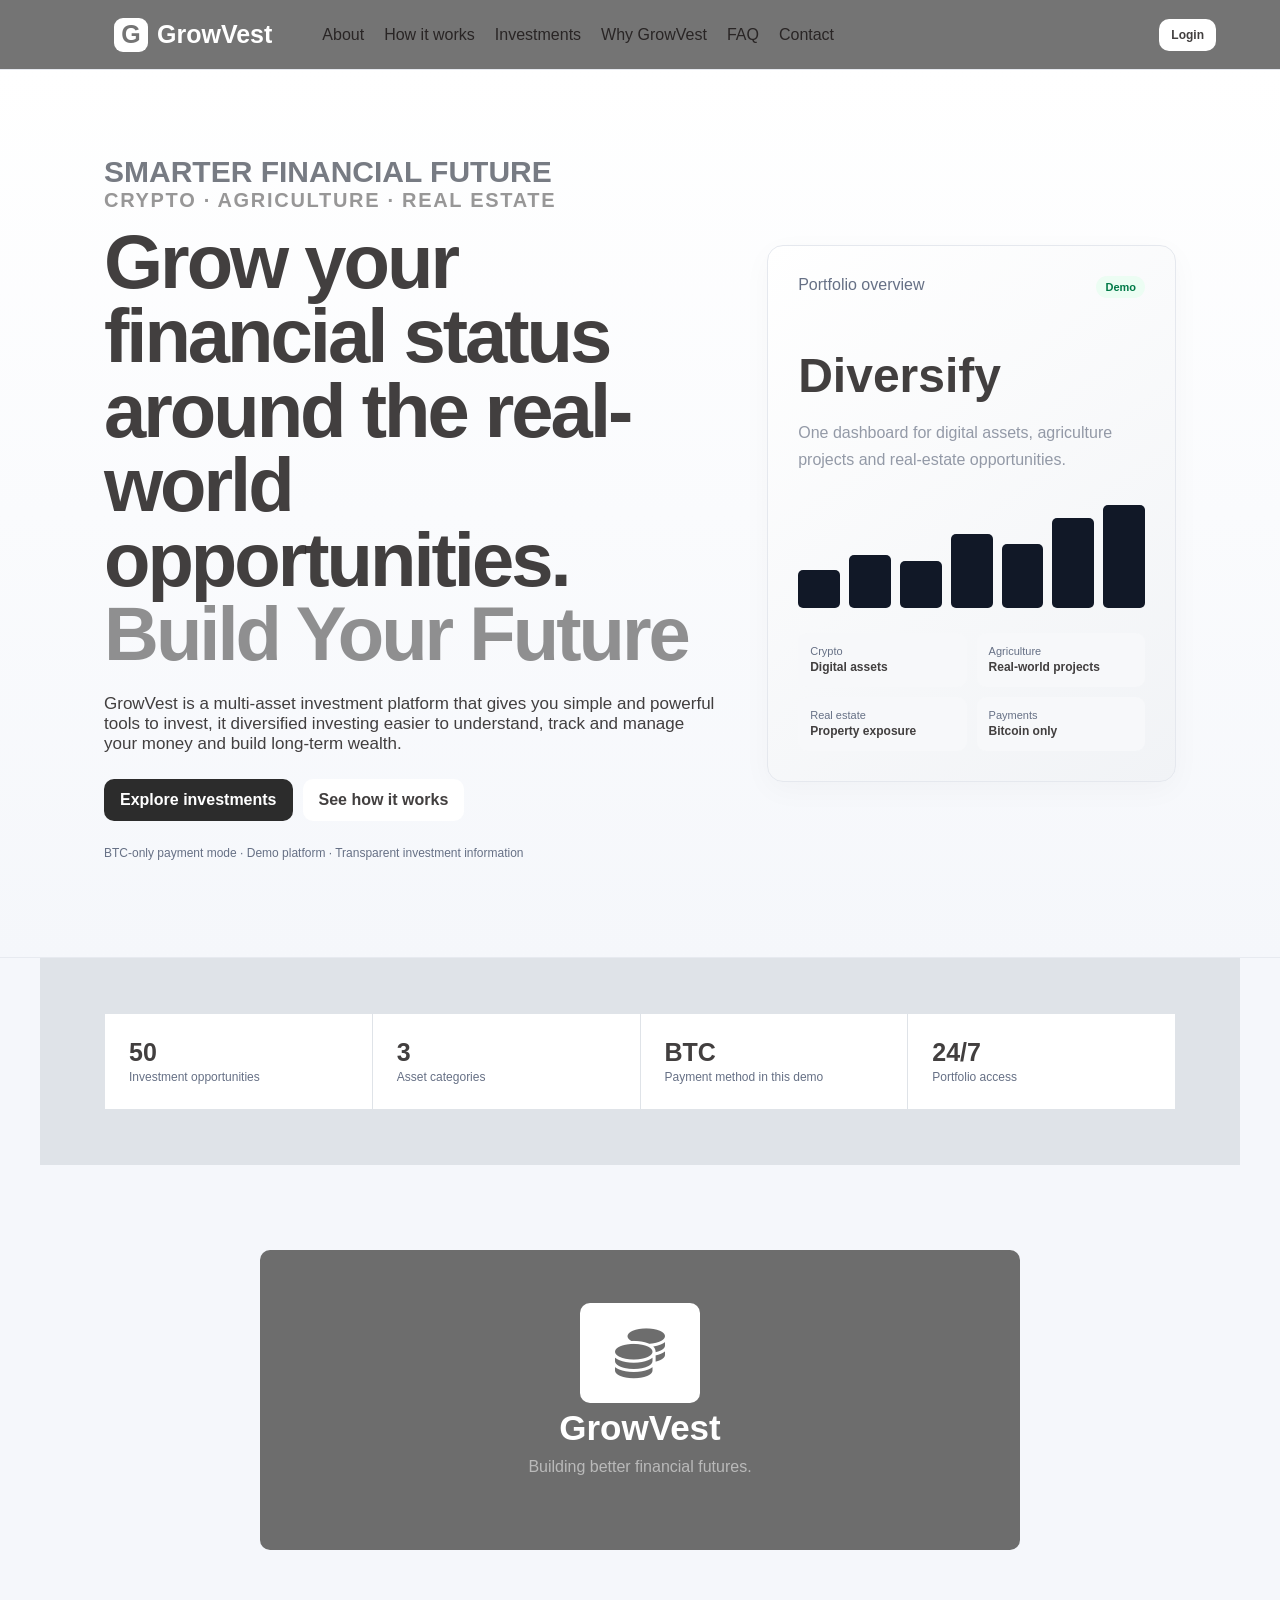
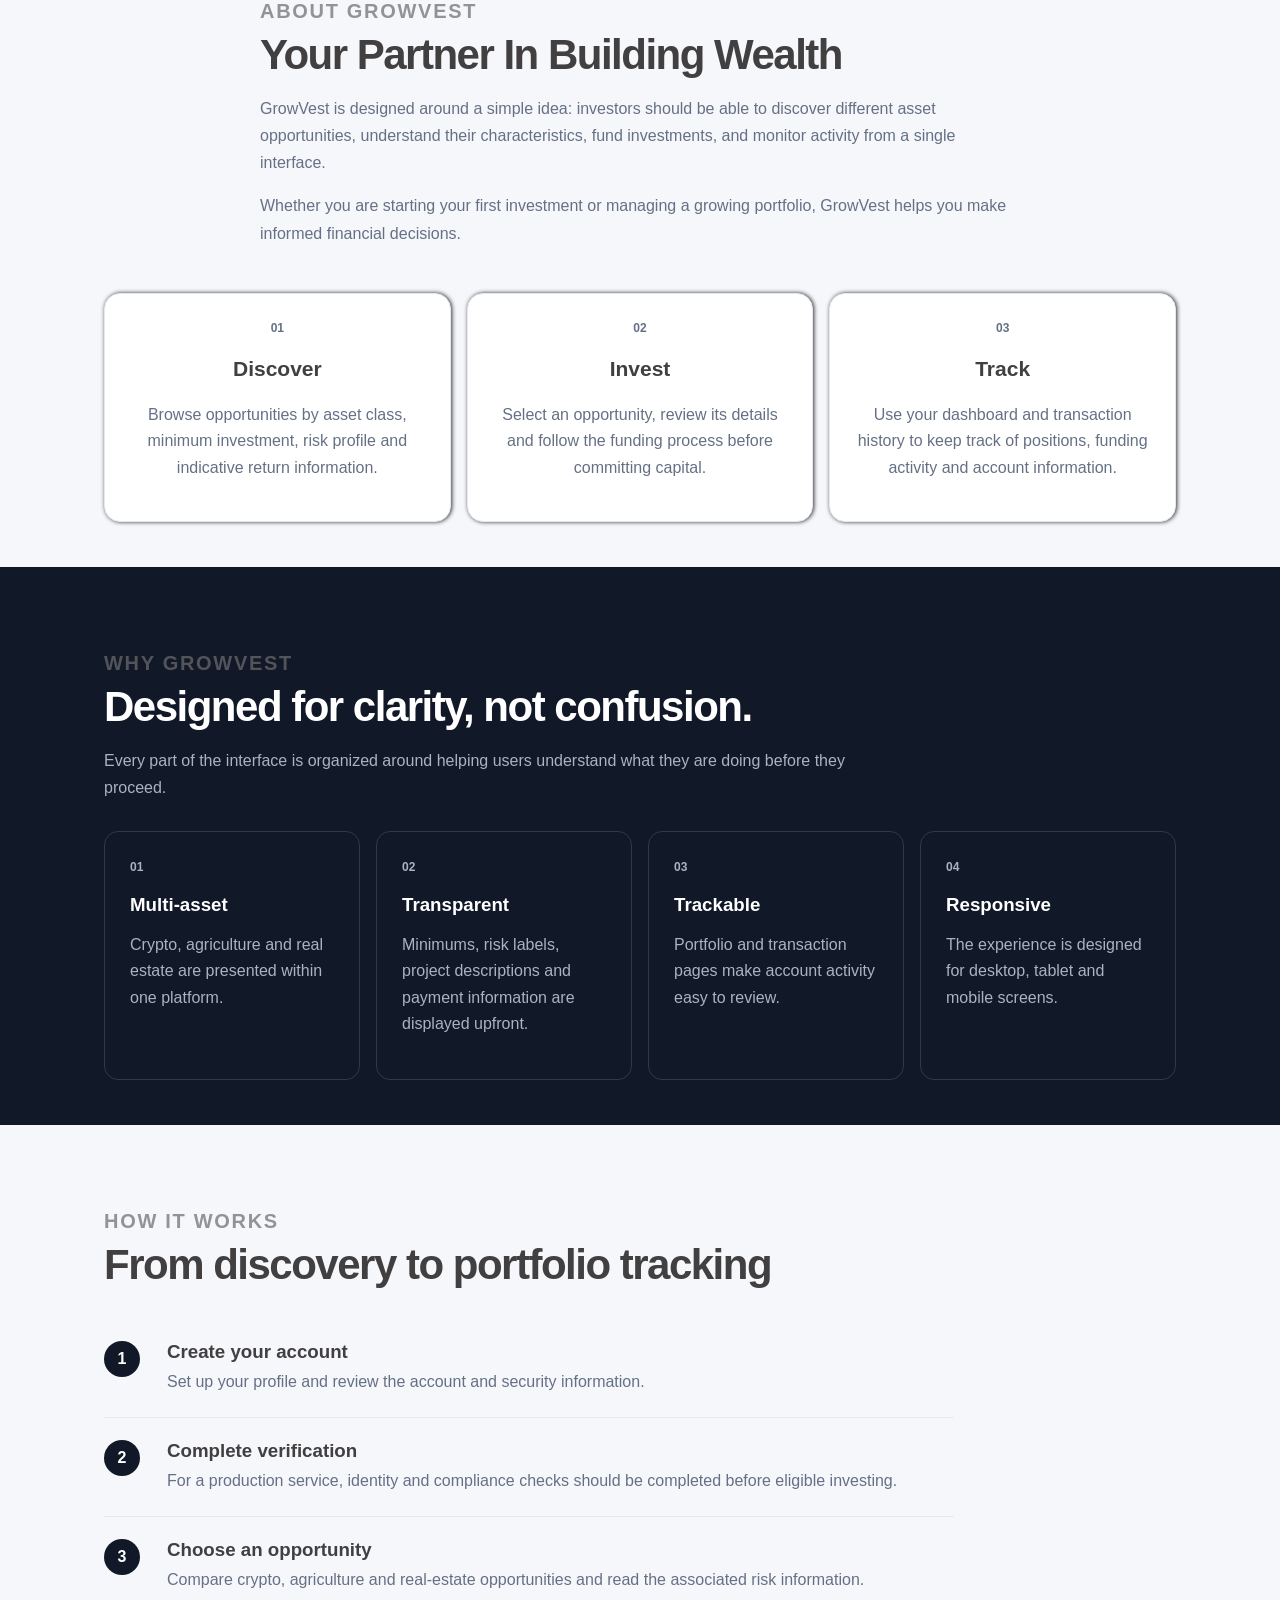
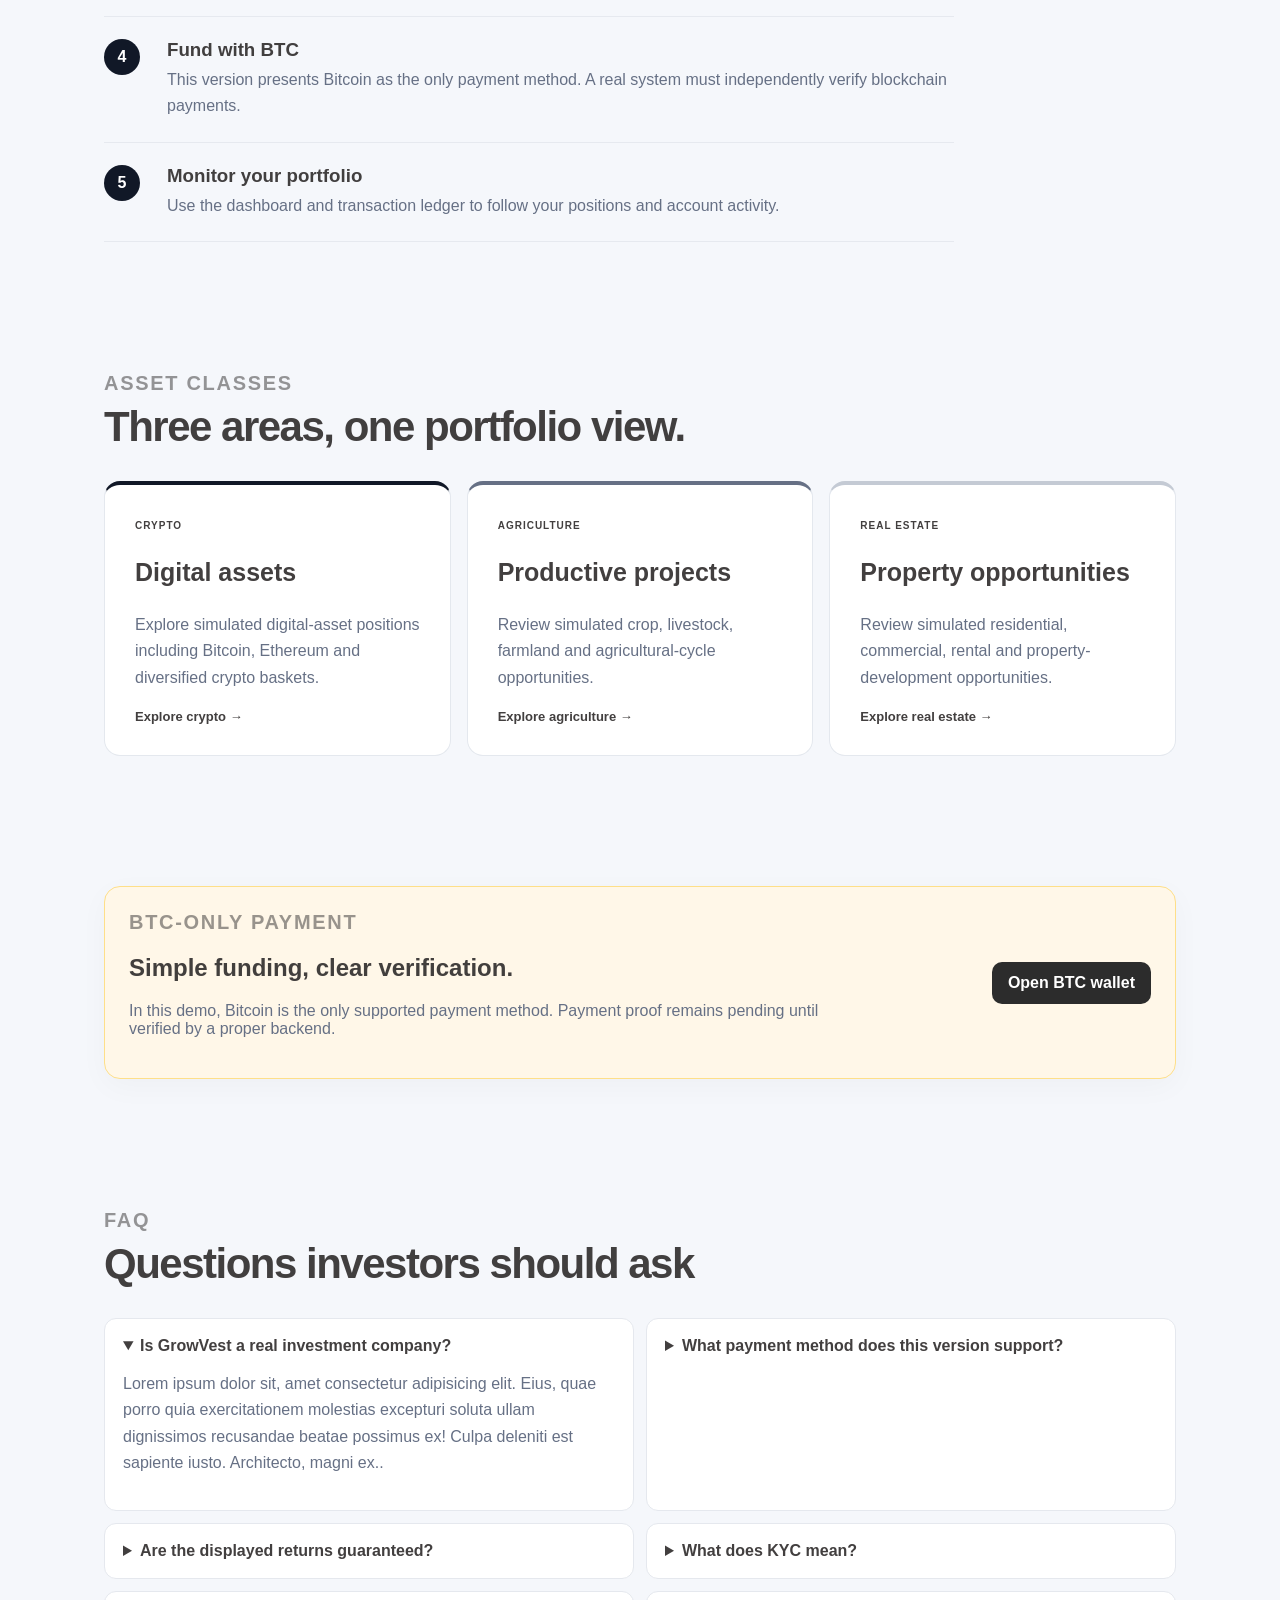
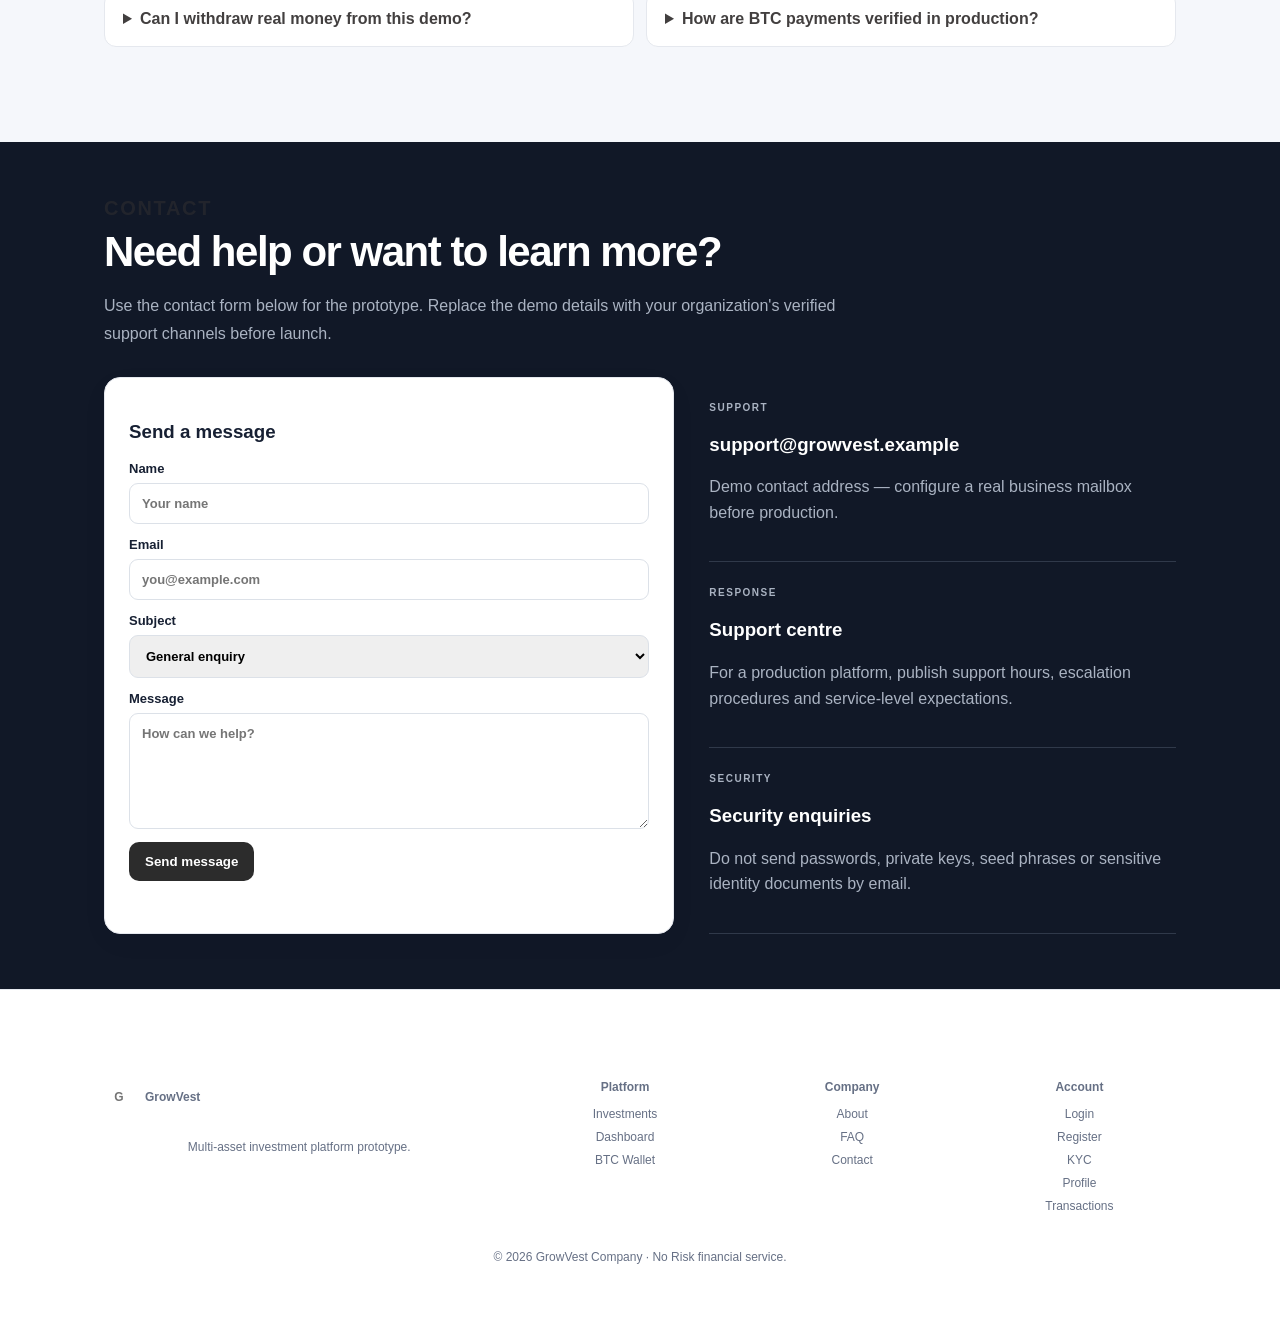
<file: GrowVest-Full-Auth-BTC-50-Products/index.html>
<!doctype html>
<html lang="en">
<head>
<meta charset="utf-8">
<meta name="viewport" content="width=device-width,initial-scale=1">
<meta name="description" content="GrowVest — a multi-asset investment platform demo for crypto, agriculture and real estate opportunities.">
<title>GrowVest — Invest With Clarity</title>
<link rel="stylesheet" href="font/css/all.min.css">
<link rel="stylesheet" href="font/css/fontawesome.min.css">
<link rel="stylesheet" href="styles.css">
<script src="config.js"></script>
<script src="common.js"></script>
<script src="auth.js"></script>
</head>
<body>
<header class="nav">
    <div class="side-btn">
    <button onclick="showSidebar()">
      <i class="fa-solid fa-bars"></i>
    </button>
  </div>
  <a class="brand" href="index.html"><b>G</b> GrowVest</a>
<!--  <button class="toggle" aria-label="Open navigation">☰</button>-->
  <nav class="links">
    <a href="#about">About</a>
    <a href="#how">How it works</a>
    <a href="products.html">Investments</a>
    <a href="#why">Why GrowVest</a>
    <a href="#faq">FAQ</a>
    <a href="#contact">Contact</a>
  </nav>

  <div class="sidebar">
    <button onclick="closeSidebar()">
      <i class="fa-solid fa-xmark"></i>
    </button>
    <a href="#about">About</a>
    <a href="#how">How it works</a>
    <a href="products.html">Investments</a>
    <a href="#why">Why GrowVest</a>
    <a href="#faq">FAQ</a>
    <a href="#contact">Contact</a>
    <span><a class="btn primary nav-register" href="register.html" style="color:#000000; background: rgb(255, 255, 255); width: 200px; text-align: center; font-size: 15px;">Register</a></span>
  </div>
  <div>
     <span id="sessionLinks">
      <a class="btn secondary nav-login" href="login.html" >Login</a>
    </span>
  </div>
 
</header>

<main>

<section class="home-hero">
  <div class="container hero-inner">
    <div class="hero-copy">
      <span class="small-title">
                    SMARTER FINANCIAL FUTURE
                </span><br>
      <span class="eyebrow">CRYPTO · AGRICULTURE · REAL ESTATE</span>

      <h1>Grow your financial status around the real-world opportunities.
        <br><span style="color: #505050a1; ;">Build Your Future</span>
      </h1>
      <p>
        GrowVest is a multi-asset investment platform that gives you simple and powerful tools to
        invest, it diversified investing easier to understand, track and manage your money and build long-term wealth.
      </p>
      <div class="hero-actions">
        <a class="btn primary" href="products.html">Explore investments</a>
        <a class="btn secondary" href="#how">See how it works</a>
      </div>
      <p class="hero-note">BTC-only payment mode · Demo platform · Transparent investment information</p>
    </div>
    <div class="hero-visual card">
      <div class="mini-head"><span>Portfolio overview</span><span class="status">Demo</span></div>
      <strong class="hero-number">Diversify</strong>
      <p class="muted">One dashboard for digital assets, agriculture projects and real-estate opportunities.</p>
      <div class="bars"><i></i><i></i><i></i><i></i><i></i><i></i><i></i></div>
      <div class="mini-grid">
        <div><span>Crypto</span><b>Digital assets</b></div>
        <div><span>Agriculture</span><b>Real-world projects</b></div>
        <div><span>Real estate</span><b>Property exposure</b></div>
        <div><span>Payments</span><b>Bitcoin only</b></div>
      </div>
    </div>
  </div>
</section>

<section class="container trust-strip">
  <div><strong>50</strong><span>Investment opportunities</span></div>
  <div><strong>3</strong><span>Asset categories</span></div>
  <div><strong>BTC</strong><span>Payment method in this demo</span></div>
  <div><strong>24/7</strong><span>Portfolio access</span></div>
</section>

<section id="about" class="container content-section" style="display: flex; flex-direction: column; justify-content: center; align-items: center;">
  <div class="section-heading">

    
    <div class="about-image" style="display: flex; flex-direction: column; justify-content: center; align-items: center; background: #6d6d6d; height: 300px; border-radius: 10px; margin-bottom: 50px;" >

                <div class="about-icon" >
                    <i class="fas fa-coins" style="background: #fff;font-size: 50px; border-radius:10px; color: #6d6d6d;padding: 25px 35px;"></i>
                </div>
                <h3 style="text-align: center; color: #fff; margin-top: 5px; font-size: 35px;" >GrowVest</h3>

                <p style="text-align: center; color: #ffffff86; margin-top: -30px;">
                    Building better financial futures.
                </p>

    </div>

    <span class="eyebrow">ABOUT GROWVEST</span>
    <h2>Your Partner In Building Wealth</h2>
    <p>
      GrowVest is designed around a simple idea: investors should be able to
      discover different asset opportunities, understand their characteristics,
      fund investments, and monitor activity from a single interface.
    </p>

    <p>
      Whether you are starting your first investment or
      managing a growing portfolio, GrowVest helps you
      make informed financial decisions.
    </p>

  </div>
  <div class="grid grid3" >
    <article class="card info-card" style="text-align: center; box-shadow: 1px 0 4px rgb(0, 0, 0, .8);">
      <span class="icon">01</span>
      <h3>Discover</h3>
      <p>Browse opportunities by asset class, minimum investment, risk profile and indicative return information.</p></article>
    <article class="card info-card" style="text-align: center; box-shadow: 1px 0 4px rgb(0, 0, 0, .8);">
      <span class="icon">02</span>
      <h3>Invest</h3>
      <p>Select an opportunity, review its details and follow the funding process before committing capital.</p></article>
    <article class="card info-card" style="text-align: center; box-shadow: 1px 0 4px rgb(0, 0, 0, .8);">
      <span class="icon">03</span>
      <h3>Track</h3>
      <p>Use your dashboard and transaction history to keep track of positions, funding activity and account information.</p></article>
  </div>
</section>

<section id="why" class="dark-section">
  <div class="container content-section">
    <div class="section-heading light">
      <span class="eyebrow" style="color: #6d6d6db6;">WHY GROWVEST</span>
      <h2>Designed for clarity, not confusion.</h2>
      <p>Every part of the interface is organized around helping users understand what they are doing before they proceed.</p>
    </div>
    <div class="grid grid4">
      <article class="feature"><b>01</b><h3>Multi-asset</h3><p>Crypto, agriculture and real estate are presented within one platform.</p></article>
      <article class="feature"><b>02</b><h3>Transparent</h3><p>Minimums, risk labels, project descriptions and payment information are displayed upfront.</p></article>
      <article class="feature"><b>03</b><h3>Trackable</h3><p>Portfolio and transaction pages make account activity easy to review.</p></article>
      <article class="feature"><b>04</b><h3>Responsive</h3><p>The experience is designed for desktop, tablet and mobile screens.</p></article>
    </div>
  </div>
</section>

<section id="how" class="container content-section">
  <div class="section-heading">
    <span class="eyebrow">HOW IT WORKS</span>
    <h2>From discovery to portfolio tracking</h2>
  </div>
  <div class="steps">
    <article><span>1</span><div><h3>Create your account</h3><p>Set up your profile and review the account and security information.</p></div></article>
    <article><span>2</span><div><h3>Complete verification</h3><p>For a production service, identity and compliance checks should be completed before eligible investing.</p></div></article>
    <article><span>3</span><div><h3>Choose an opportunity</h3><p>Compare crypto, agriculture and real-estate opportunities and read the associated risk information.</p></div></article>
    <article><span>4</span><div><h3>Fund with BTC</h3><p>This version presents Bitcoin as the only payment method. A real system must independently verify blockchain payments.</p></div></article>
    <article><span>5</span><div><h3>Monitor your portfolio</h3><p>Use the dashboard and transaction ledger to follow your positions and account activity.</p></div></article>
  </div>
</section>

<section class="container content-section">
  <div class="section-heading">
    <span class="eyebrow">ASSET CLASSES</span>
    <h2>Three areas, one portfolio view.</h2>
  </div>
  <div class="grid grid3">
    <article class="asset-card crypto">
      <span>CRYPTO</span>
      <h3>Digital assets</h3>
      <p>Explore simulated digital-asset positions including Bitcoin, Ethereum and diversified crypto baskets.</p>
      <a href="products.html?category=crypto">Explore crypto →</a>
    </article>
    <article class="asset-card agriculture">
      <span>AGRICULTURE</span>
      <h3>Productive projects</h3>
      <p>Review simulated crop, livestock, farmland and agricultural-cycle opportunities.</p>
      <a href="products.html?category=agriculture">Explore agriculture →</a>
    </article>
    <article class="asset-card realestate">
      <span>REAL ESTATE</span>
      <h3>Property opportunities</h3>
      <p>Review simulated residential, commercial, rental and property-development opportunities.</p>
      <a href="products.html?category=realestate">Explore real estate →</a>
    </article>
  </div>
</section>

<section class="container content-section">
  <div class="btc-banner card">
    <div>
      <span class="eyebrow">BTC-ONLY PAYMENT</span>
      <h2>Simple funding, clear verification.</h2>
      <p>In this demo, Bitcoin is the only supported payment method. Payment proof remains pending until verified by a proper backend.</p>
    </div>
    <a class="btn primary" href="wallet.html">Open BTC wallet</a>
  </div>
</section>

<section id="faq" class="container content-section">
  <div class="section-heading">
    <span class="eyebrow">FAQ</span>
    <h2>Questions investors should ask</h2>
  </div>
  <div class="faq-grid">
    <details open>
      <summary>Is GrowVest a real investment company?</summary>
      <p>Lorem ipsum dolor sit, amet consectetur adipisicing elit. Eius, quae porro quia exercitationem molestias excepturi soluta ullam dignissimos recusandae beatae possimus ex! Culpa deleniti est sapiente iusto. Architecto, magni ex..</p>
    </details>
    <details>
      <summary>What payment method does this version support?</summary>
      <!--<p>Bitcoin only. The payment page is a demo workflow and does not independently confirm blockchain transactions.</p>
    --></details>
    <details>
      <summary>Are the displayed returns guaranteed?</summary>
      <!--<p>No. The displayed returns are illustrative or simulated. Investment returns can vary and may involve loss of capital.</p>
    --></details>
    <details>
      <summary>What does KYC mean?</summary>
      <!--<p>KYC means Know Your Customer. A production investment service would use an appropriate identity-verification provider and AML/compliance procedures.</p>
    --></details>
    <details>
      <summary>Can I withdraw real money from this demo?</summary>
      <!--<p>No. The current website is a front-end prototype and does not connect to a real bank, exchange, custodian or payment processor.</p>
    --></details>
    <details>
      <summary>How are BTC payments verified in production?</summary>
      <!--<p>A secure backend should monitor the Bitcoin network, match the transaction to the intended deposit, confirm the required confirmations and then credit the account.</p>
    --></details>
  </div>
</section>

<section id="contact" class="contact-section">
  <div class="container">
    <div class="section-heading light">
      <span class="eyebrow">CONTACT</span>
      <h2>Need help or want to learn more?</h2>
      <p>Use the contact form below for the prototype. Replace the demo details with your organization's verified support channels before launch.</p>
    </div>
    <div class="contact-grid">
      <form class="card contact-form" id="contactForm">
        <h3>Send a message</h3>
        <label>Name<input required name="name" placeholder="Your name"></label>
        <label>Email<input required type="email" name="email" placeholder="you@example.com"></label>
        <label>Subject<select name="subject"><option>General enquiry</option><option>Investment information</option><option>BTC payment</option><option>Account support</option><option>Technical support</option></select></label>
        <label>Message<textarea required name="message" rows="6" placeholder="How can we help?"></textarea></label>
        <button class="btn primary" type="submit">Send message</button>
      </form>
      <div class="contact-details">
        <div>
          <span>SUPPORT</span>
          <h3>support@growvest.example</h3>
          <p>Demo contact address — configure a real business mailbox before production.</p>
        </div>
        <div>
          <span>RESPONSE</span>
          <h3>Support centre</h3>
          <p>For a production platform, publish support hours, escalation procedures and service-level expectations.</p></div>
        <div>
          <span>SECURITY</span>
          <h3>Security enquiries</h3>
          <p>Do not send passwords, private keys, seed phrases or sensitive identity documents by email.</p></div>
      </div>
    </div>
  </div>
</section>

</main>

<footer>
  <div class="container footer-grid">
    <div><a class="brand" href="index.html"><b>G</b> GrowVest</a><p>Multi-asset investment platform prototype.</p></div>
    <div>
      <strong>Platform</strong>
      <a href="products.html">Investments</a>
      <a href="dashboard.html">Dashboard</a>
      <a href="wallet.html">BTC Wallet</a></div>
    <div>
      <strong>Company</strong>
      <a href="#about">About</a>
      <a href="#faq">FAQ</a>
      <a href="#contact">Contact</a>
    </div>
    <div>
      <strong>Account</strong>
      <a href="login.html">Login</a>
      <a href="register.html">Register</a>
      <a href="kyc.html">KYC</a>
      <a href="profile.html">Profile</a>
      <a href="transactions.html">Transactions</a>
    </div>
  </div>
  <p>© 2026 GrowVest Company · No Risk financial service.</p>
</footer>

<script>


document.getElementById("contactForm").addEventListener("submit", function(e){
  e.preventDefault();
  toast("Your will Recieve a Massege in your email Shortly.");
  this.reset();
});

let sidebar = document.querySelector('.sidebar');

function showSidebar(){
  sidebar.style="dispaly:flex;"
}

function closeSidebar(){
  sidebar.style="display:none;"
}
</script>
<script src="side.js"></script>
</body>
</html>
</file>
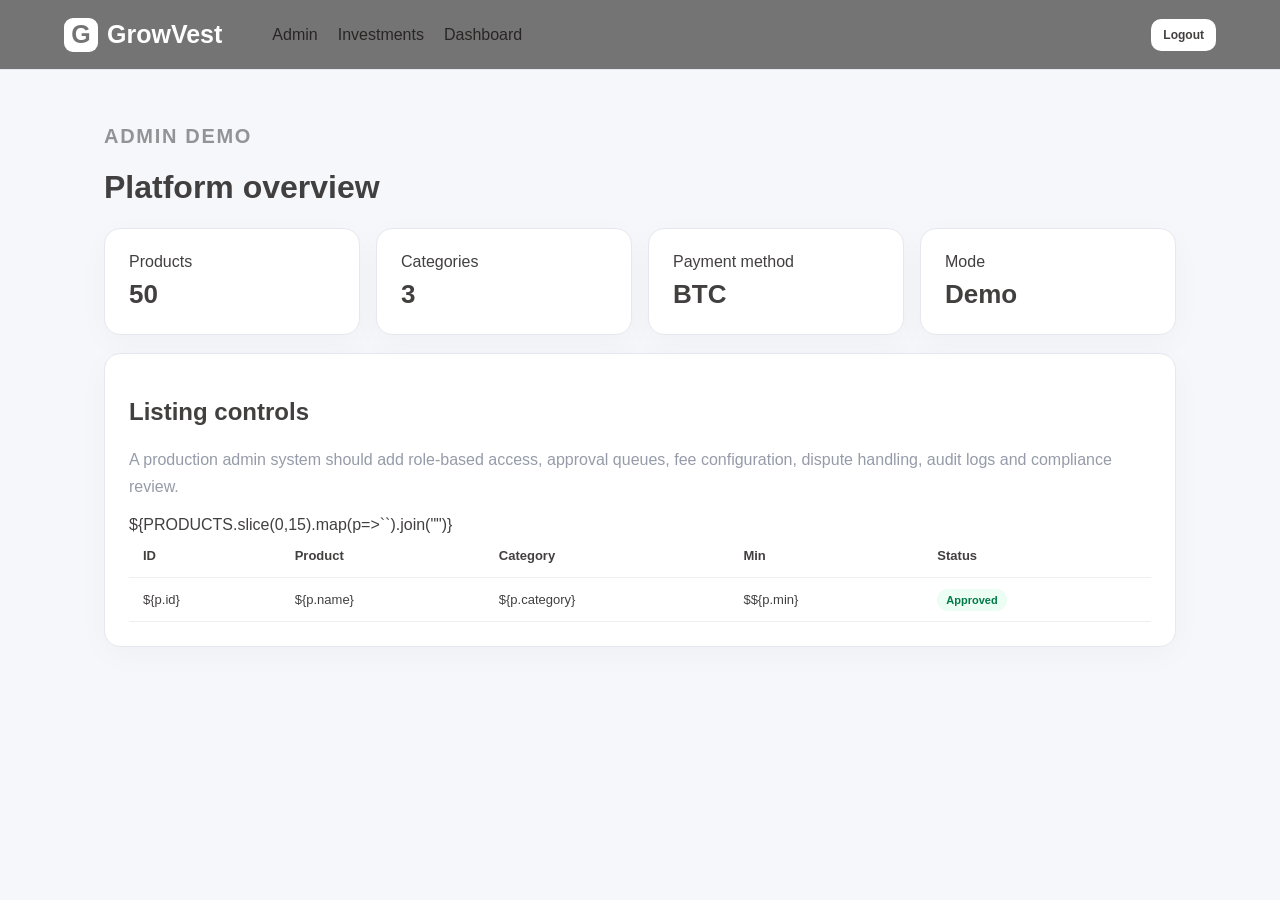
<file: GrowVest-Full-Auth-BTC-50-Products/admin.html>
<!doctype html><html><head><meta charset="utf-8"><meta name="viewport" content="width=device-width,initial-scale=1"><title>Admin — GrowVest</title><link rel="stylesheet" href="styles.css"><script src="products.js"></script><script>document.addEventListener("DOMContentLoaded",requireAuth)</script></head><body><header class="nav"><a class="brand" href="index.html"><b>G</b> GrowVest</a><nav class="links"><a href="admin.html">Admin</a><a href="products.html">Investments</a><a href="dashboard.html">Dashboard</a></nav><a class="btn secondary nav-login" href="logout.html">Logout</a></header><main class="container"><span class="eyebrow">ADMIN DEMO</span><h1>Platform overview</h1><div class="grid grid4 stats"><article class="card"><span>Products</span><strong>50</strong></article><article class="card"><span>Categories</span><strong>3</strong></article><article class="card"><span>Payment method</span><strong>BTC</strong></article><article class="card"><span>Mode</span><strong>Demo</strong></article></div><div class="card" style="margin-top:18px"><h2>Listing controls</h2><p class="muted">A production admin system should add role-based access, approval queues, fee configuration, dispute handling, audit logs and compliance review.</p><table class="table"><thead><tr><th>ID</th><th>Product</th><th>Category</th><th>Min</th><th>Status</th></tr></thead><tbody>${PRODUCTS.slice(0,15).map(p=>`<tr><td>${p.id}</td><td>${p.name}</td><td>${p.category}</td><td>$${p.min}</td><td><span class="status">Approved</span></td></tr>`).join("")}</tbody></table></div></main></body></html>
</file>
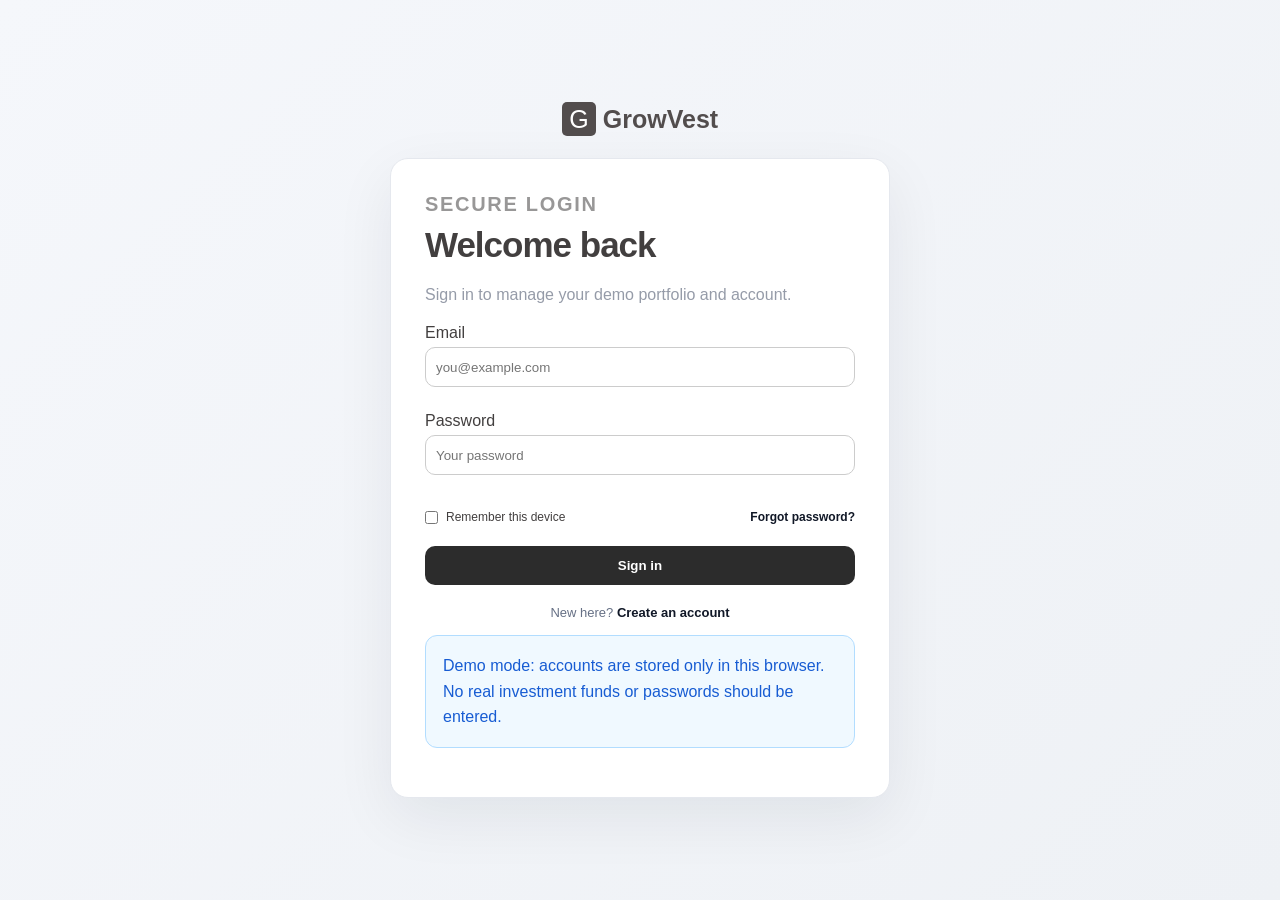
<file: GrowVest-Full-Auth-BTC-50-Products/dashboard.html>
<!doctype html>
<html lang="en">
    <head>
        <meta charset="utf-8">
        <meta name="viewport" content="width=device-width,initial-scale=1">
        <title>Dashboard — GrowVest</title>
        <link rel="stylesheet" href="styles.css">
        <script src="config.js"></script>
        <script src="common.js"></script>
        <script src="auth.js"></script>
        <script>
        document.addEventListener("DOMContentLoaded",requireAuth)
        </script>
        </head>
        <body>
            <header class="nav">
                <a class="brand" href="index.html"><b>G</b> GrowVest</a>
                <button class="toggle">☰</button>
                <nav class="links">
                    <a href="products.html">Investments</a>
                    <a href="dashboard.html">Dashboard</a>
                    <a href="wallet.html">BTC Wallet</a>
                    <a href="transactions.html">Transactions</a>
                    <a href="profile.html">Profile</a>
                </nav>
                <a class="btn secondary nav-login" href="logout.html">Logout</a>
            </header>
            <main class="container">
                <span class="eyebrow">PORTFOLIO</span>
                <h1>Dashboard</h1>
                <p class="muted">Welcome, <b data-auth-name>Investor</b>.</p>
                <div class="grid grid4 stats">
                    <article class="card">
                        <span class="muted">BTC wallet</span>
                        <strong id="b">0 BTC</strong>
                    </article>
                    <article class="card">
                        <span class="muted">Invested BTC</span>
                        <strong id="i">0 BTC</strong>
                    </article>
                    <article class="card">
                        <span class="muted">Positions</span>
                        <strong id="p">0</strong>
                    </article>
                    <article class="card">
                        <span class="muted">Pending transactions</span>
                        <strong id="t">0</strong>
                    </article>
                </div>
                <div class="card" style="margin-top:18px">
                    <h2>Portfolio positions</h2>
                    <div class="tablewrap">
                        <table class="table">
                            <thead>
                                <tr>
                                    <th>Product</th>
                                    <th>Category</th>
                                    <th>USD</th>
                                    <th>BTC</th>
                                    <th>Status</th>
                                </tr>
                            </thead>
                            <tbody id="rows">

                            </tbody>
                        </table>
                    </div>
                </div>
            </main>
                
    <script>let s=getState();b.textContent=moneyBTC(s.btcBalance);i.textContent=moneyBTC(s.investedBTC);p.textContent=s.positions.length;t.textContent=s.transactions.filter(x=>x.status&&x.status.includes("Pending")).length;rows.innerHTML=s.positions.map(x=>`<tr><td>${x.name}</td><td>${x.category}</td><td>$${x.usd.toFixed(2)}</td><td>${x.btc.toFixed(8)}</td><td><span class="status pending">${x.status}</span></td></tr>`).join("")||"<tr><td colspan=5>No positions yet.</td></tr>";</script>
    <script>document.addEventListener("DOMContentLoaded",updateAuthUI)</script>
</body>
</html>
</file>
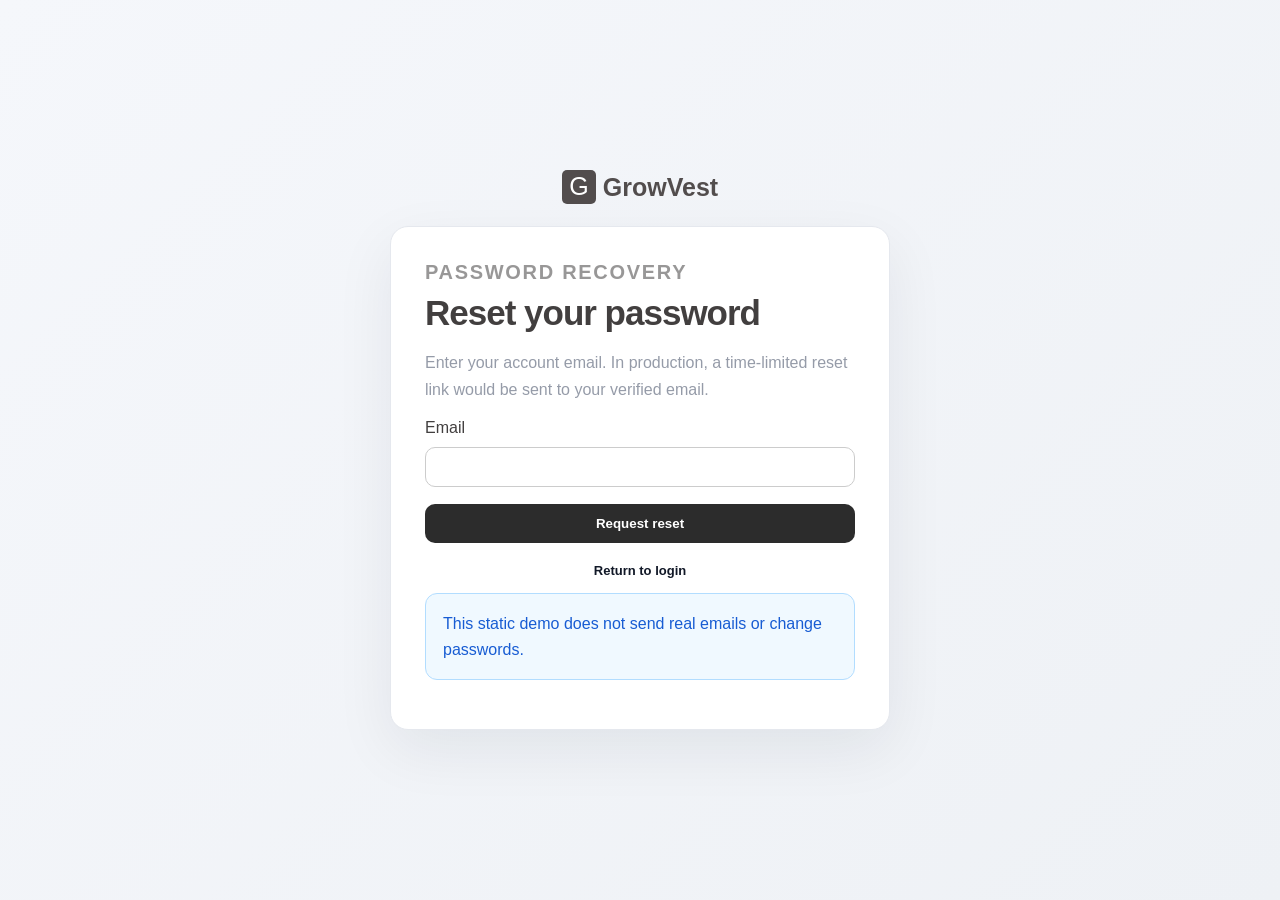
<file: GrowVest-Full-Auth-BTC-50-Products/forgot-password.html>
<!doctype html>
<html lang="en">
    <head>
        <meta charset="utf-8">
        <meta name="viewport" content="width=device-width,initial-scale=1">
        <title>Password Reset — GrowVest</title>
        <link rel="stylesheet" href="styles.css">
        <script src="auth.js"></script>
    </head>
    <body class="auth-page">
        <div class="auth-shell">
            <a class="brand auth-brand" href="index.html" style="color: #524d4d;"><span class=""><button style="background: #524d4d; border: none; color: #fff; width: 34px; height: 34px; font-size: 25px; border-radius: 5px;">G</button> GrowVest</span></a>
            <div class="auth-card">
                <span class="eyebrow">PASSWORD RECOVERY</span>
                <h1>Reset your password</h1>
                <p class="muted">Enter your account email. In production, a time-limited reset link would be sent to your verified email.</p>

        <form id="resetForm">
            <label>Email<input id="email" type="email" required autocomplete="email" style="border: solid 1px #ccc; border-radius:10px; width:100%; padding: 0 10px; height: 40px; margin-bottom: 5px; margin-top: 10px;"></label>
            <button class="btn primary full">Request reset</button></form>
            <p class="auth-switch"><a href="login.html">Return to login</a></p>
<div class="notice">This static demo does not send real emails or change passwords.</div>
</div></div>
<script>resetForm.addEventListener("submit",e=>{e.preventDefault();
    if(!validEmail(email.value.trim()))return toast("Enter a valid email.");
    toast("A reset link has been sent to your email!");});
    </script>
    </body></html>
</file>
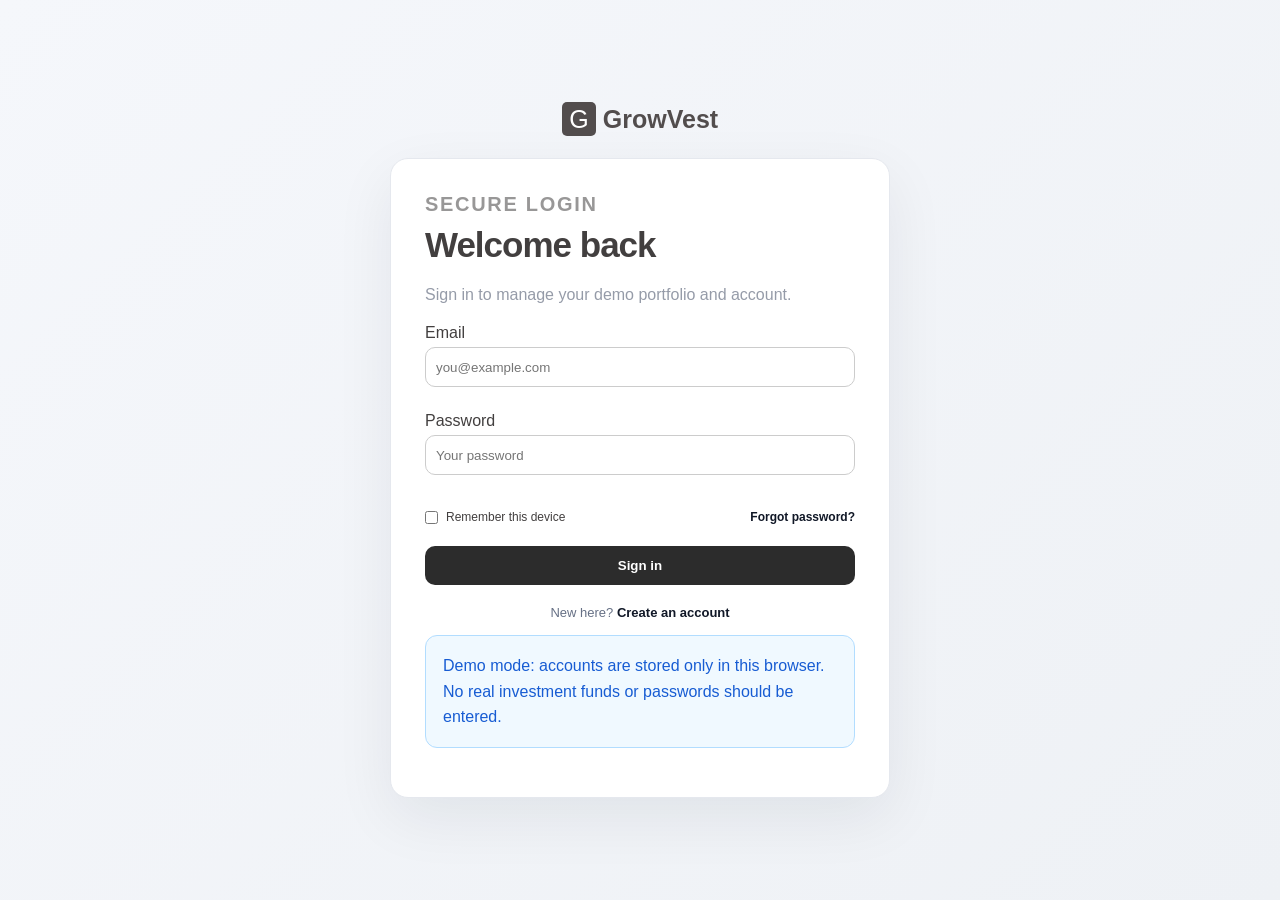
<file: GrowVest-Full-Auth-BTC-50-Products/login.html>
<!doctype html>
<html lang="en">
  <head><meta charset="utf-8">
    <meta name="viewport" content="width=device-width,initial-scale=1">
    <title>Login — GrowVest</title>
    <link rel="stylesheet" href="styles.css">
    <script src="auth.js"></script>
  </head>
  <body class="auth-page">
<div class="auth-shell">
  <a class="brand auth-brand" href="index.html" style="color: #524d4d;"><span class=""><button style="background: #524d4d; border: none; color: #fff; width: 34px; height: 34px; font-size: 25px; border-radius: 5px;">G</button> GrowVest</span></a>
  <div class="auth-card">
    <span class="eyebrow">SECURE LOGIN</span>
    <h1>Welcome back</h1>
    <p class="muted">Sign in to manage your demo portfolio and account.</p>
  <form id="loginForm" novalidate>
      <label>Email<input id="email" type="email" autocomplete="email" required placeholder="you@example.com" style="border: solid 1px #ccc; border-radius:10px; width:100%; padding: 0 10px; height: 40px; margin-bottom: 25px; margin-top: 5px;"></label>
      <label>Password<input id="password" type="password" autocomplete="current-password" required placeholder="Your password" style="border: solid 1px #ccc; border-radius:10px; width:100%; padding: 0 10px; height: 40px; margin-bottom: 25px; margin-top: 5px;"></label>
      <div class="auth-row">
        <label class="check">
          <input id="remember" type="checkbox"> Remember this device</label>
          <a href="forgot-password.html">Forgot password?</a></div>
          <button id="submitBtn" class="btn primary full">Sign in</button>
  </form>
<p class="auth-switch">New here? <a href="register.html">Create an account</a></p>
<div class="notice">Demo mode: accounts are stored only in this browser. No real investment funds or passwords should be entered.</div>
</div>
</div>

<script>
loginForm.addEventListener("submit",async e=>{
 e.preventDefault();
 const em=email.value.trim().toLowerCase(), pw=password.value;
 if(!validEmail(em))return toast("Enter a valid email address.");
 if(!pw)return toast("Enter your password.");
 const attempts=getAttempts(), now=Date.now(), rec=attempts[em];
 if(rec && rec.lockUntil>now)return toast("Too many attempts. Try again in a few minutes.");
 submitBtn.disabled=true; submitBtn.textContent="Signing in…";
 const u=users().find(x=>x.email===em);
 const hp=await hashPassword(pw);
 if(!u || u.passwordHash!==hp){
   const next=(rec&&rec.count||0)+1;
   attempts[em]={count:next,lockUntil:next>=5?now+5*60*1000:0}; saveAttempts(attempts);
   submitBtn.disabled=false;submitBtn.textContent="Sign in";
   return toast(next>=5?"Account temporarily locked after repeated failures.":"Incorrect email or password.");
 }
 delete attempts[em];saveAttempts(attempts);
 setAuth({id:u.id,name:u.name,email:u.email,loginAt:new Date().toISOString(),remember:remember.checked});
 const nextPage=new URLSearchParams(location.search).get("next")||"dashboard.html";
 location.href=nextPage;
});
</script>
</body>
</html>
</file>
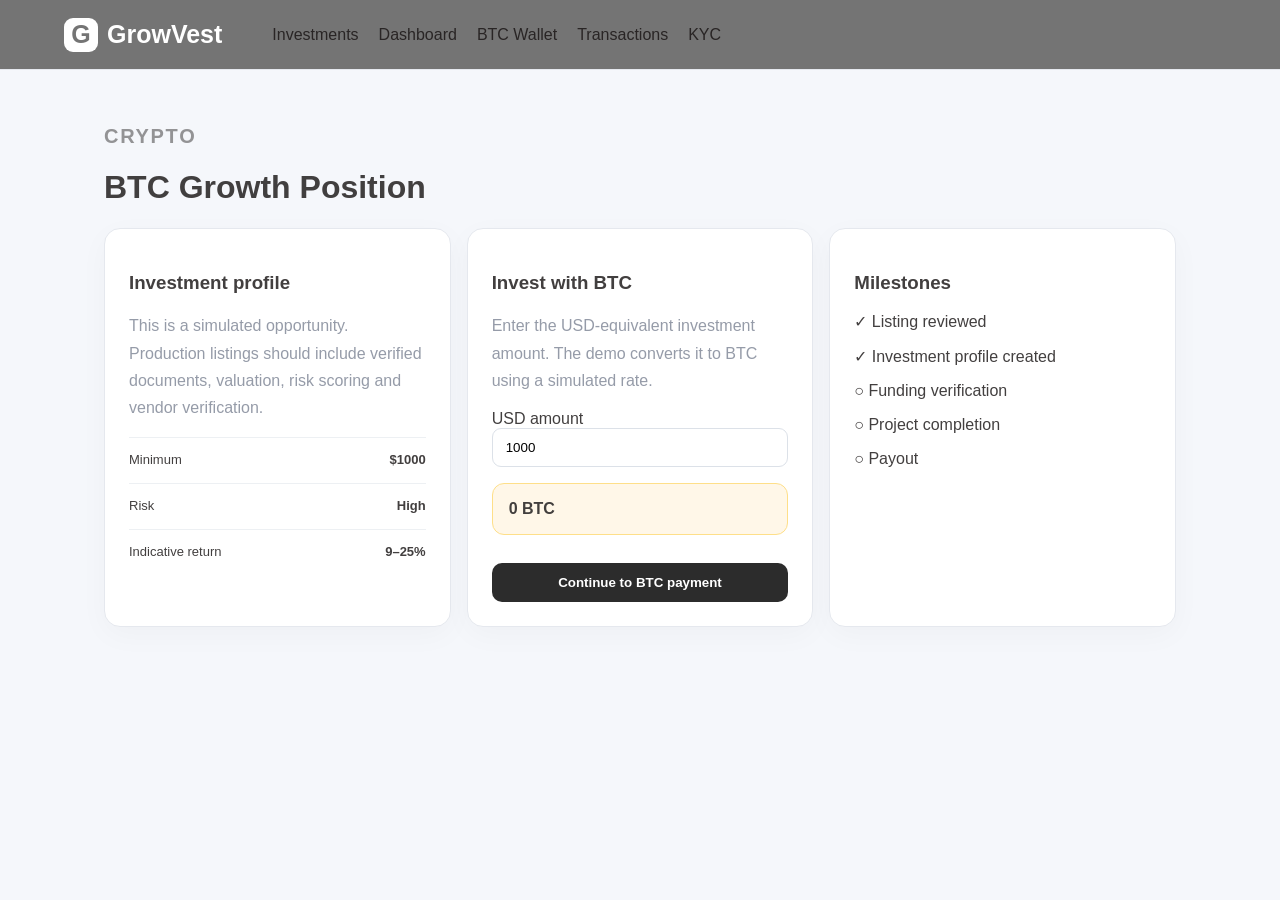
<file: GrowVest-Full-Auth-BTC-50-Products/product.html>
<!doctype html>
<html lang="en">
    <head>
        <meta charset="utf-8">
        <meta name="viewport" content="width=device-width,initial-scale=1">
        <title>Investment Detail — GrowVest</title>
        <link rel="stylesheet" href="styles.css">
        <script src="config.js"></script>
        <script src="products.js"></script>
        <script src="common.js"></script>
        <script src="auth.js"></script>
    </head>
    <body>
        <header class="nav">
            <a class="brand" href="index.html"><b>G</b> GrowVest</a>
            <button class="toggle">☰</button>
            <nav class="links">
                <a href="products.html">Investments</a>
                <a href="dashboard.html">Dashboard</a>
                <a href="wallet.html">BTC Wallet</a>
                <a href="transactions.html">Transactions</a>
                <a href="kyc.html">KYC</a>
            </nav>
        </header>
        <main class="container">
            <div id="detail">

            </div>
        </main>
        <script>
const id=new URLSearchParams(location.search).get("id")||"P001",p=PRODUCTS.find(x=>x.id===id)||PRODUCTS[0];
detail.innerHTML=`<span class="eyebrow">${p.category.toUpperCase()}</span><h1>${p.name}</h1><div class="grid grid3"><article class="card"><h3>Investment profile</h3><p class="muted">This is a simulated opportunity. Production listings should include verified documents, valuation, risk scoring and vendor verification.</p><div class="meta"><span>Minimum</span><b>$${p.min}</b></div><div class="meta"><span>Risk</span><b>${p.risk}</b></div><div class="meta"><span>Indicative return</span><b>${p.return}</b></div></article><article class="card"><h3>Invest with BTC</h3><p class="muted">Enter the USD-equivalent investment amount. The demo converts it to BTC using a simulated rate.</p><label>USD amount<input class="input" id="amount" type="number" min="${p.min}" value="${p.min}" style="width:100%"></label><p id="btcQuote" class="btc">0 BTC</p><button class="btn primary full" onclick="buy()">Continue to BTC payment</button></article><article class="card"><h3>Milestones</h3><p>✓ Listing reviewed</p><p>✓ Investment profile created</p><p>○ Funding verification</p><p>○ Project completion</p><p>○ Payout</p></article></div>`;
function buy(){if(!getAuth()){location.href="login.html?next="+encodeURIComponent(location.href);return}let a=Number(amount.value);if(a<p.min)return toast("Minimum is $"+p.min);let rate=100000,btc=a/rate;let s=getState();s.positions.push({id:p.id,name:p.name,category:p.category,usd:a,btc,status:"Pending funding"});s.investedBTC+=btc;saveState(s);addTx("Investment",p.name,btc,"Awaiting BTC payment");location.href="wallet.html?amount="+btc+"&product="+encodeURIComponent(p.name)}
amount.oninput=()=>btcQuote.textContent=(Number(amount.value||0)/100000).toFixed(8)+" BTC";
        </script>
    </body>
</html>
</file>
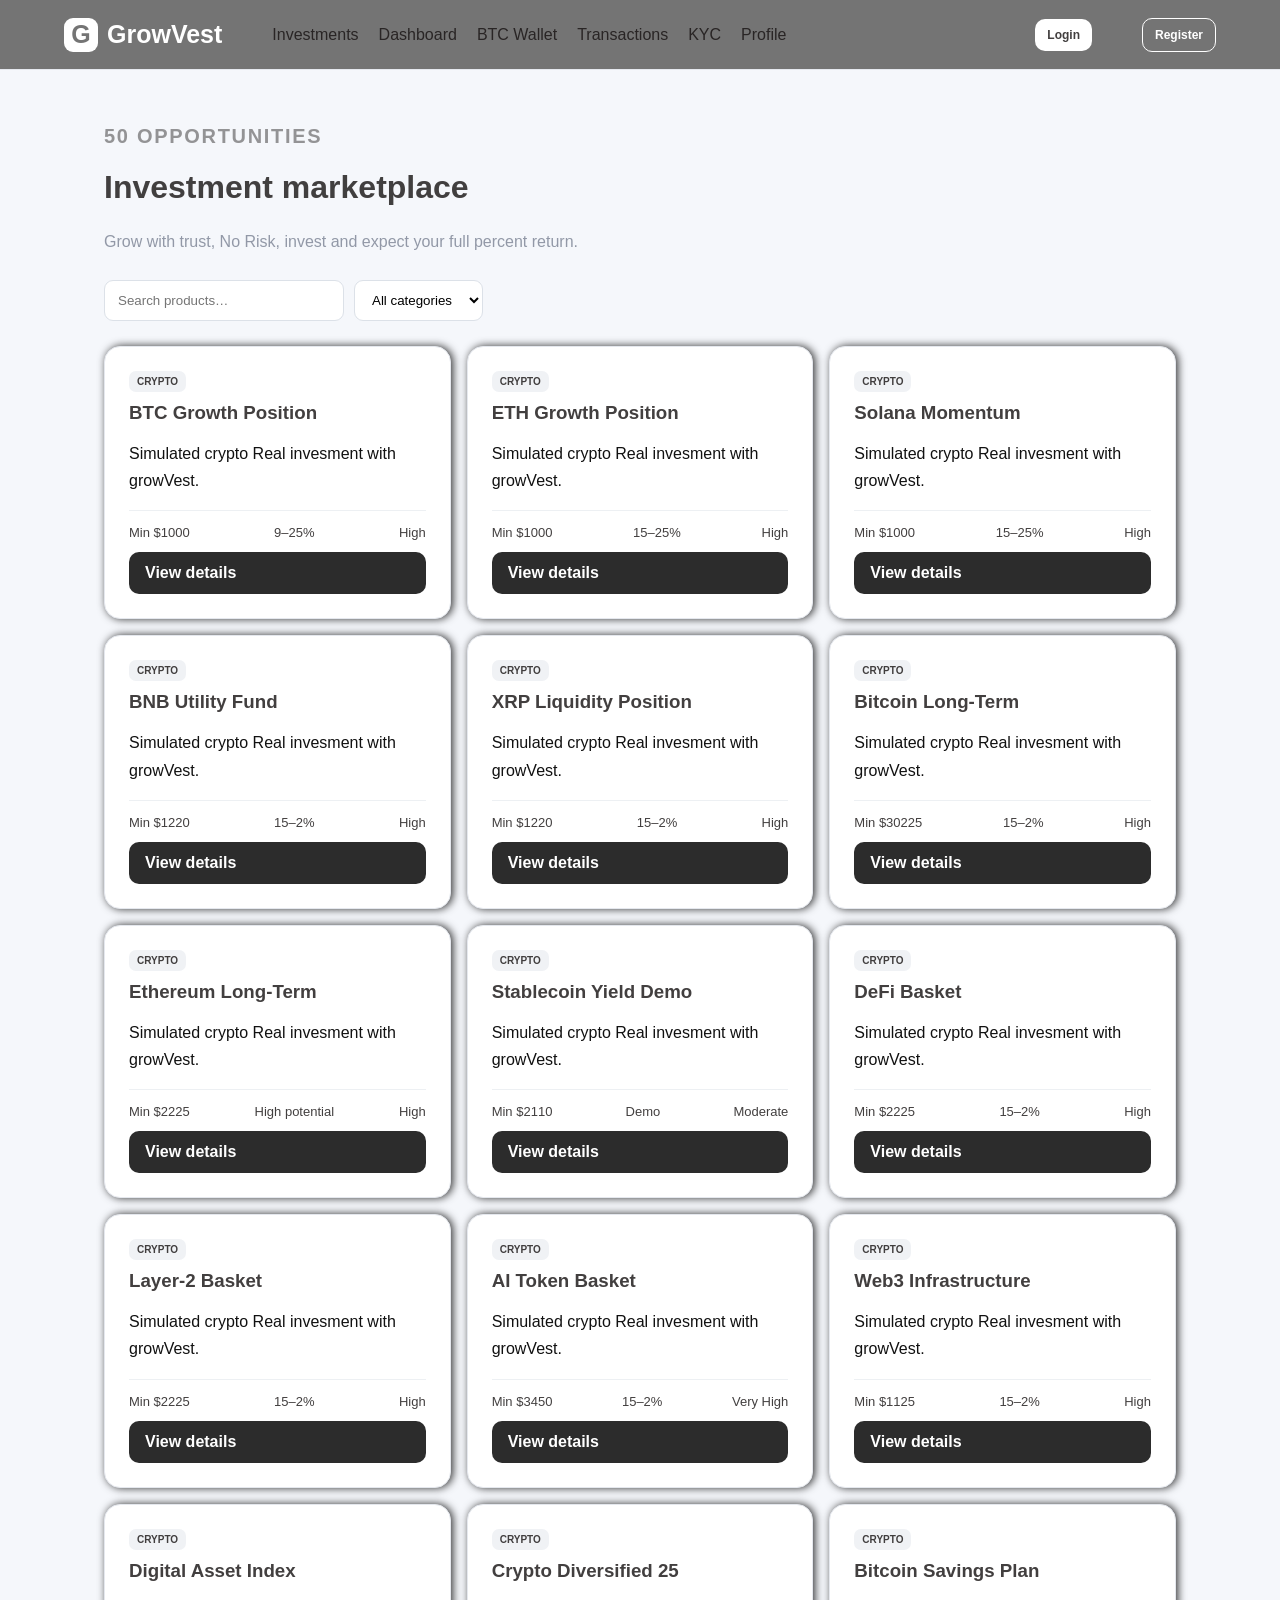
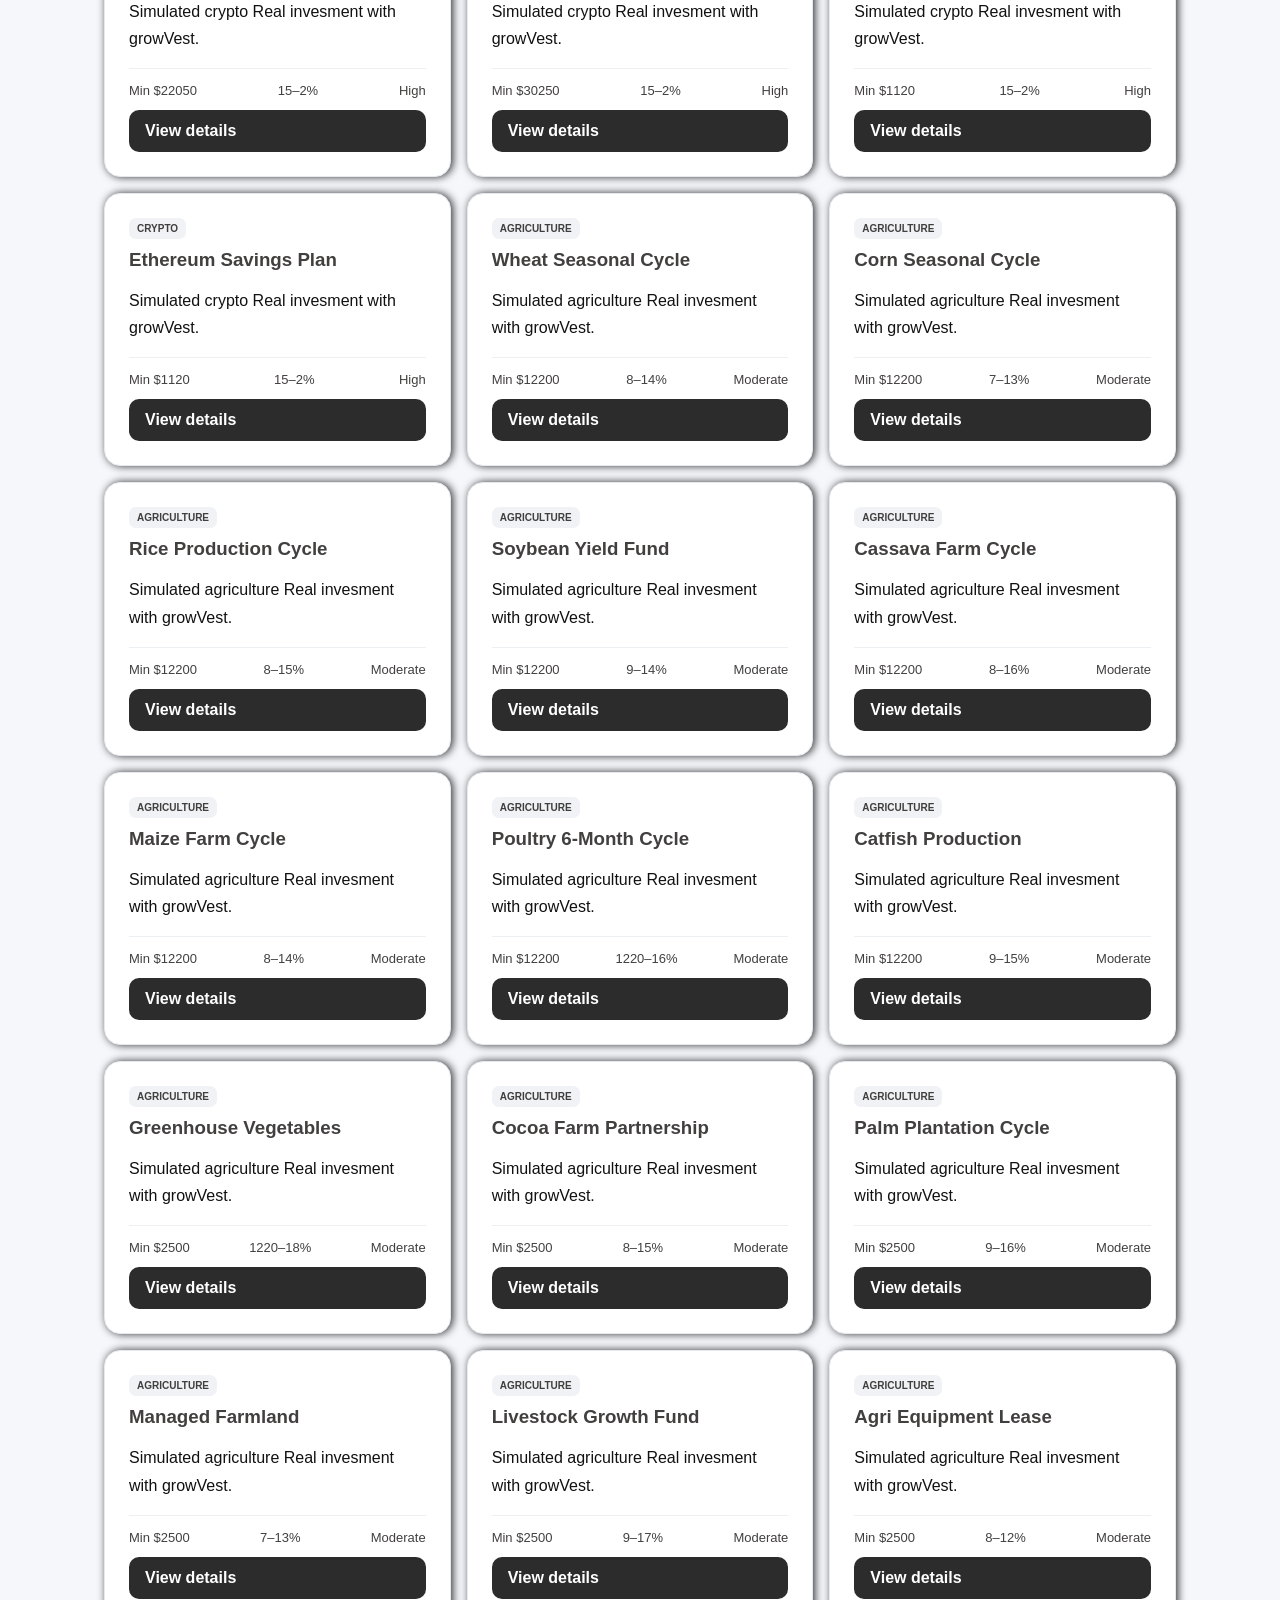
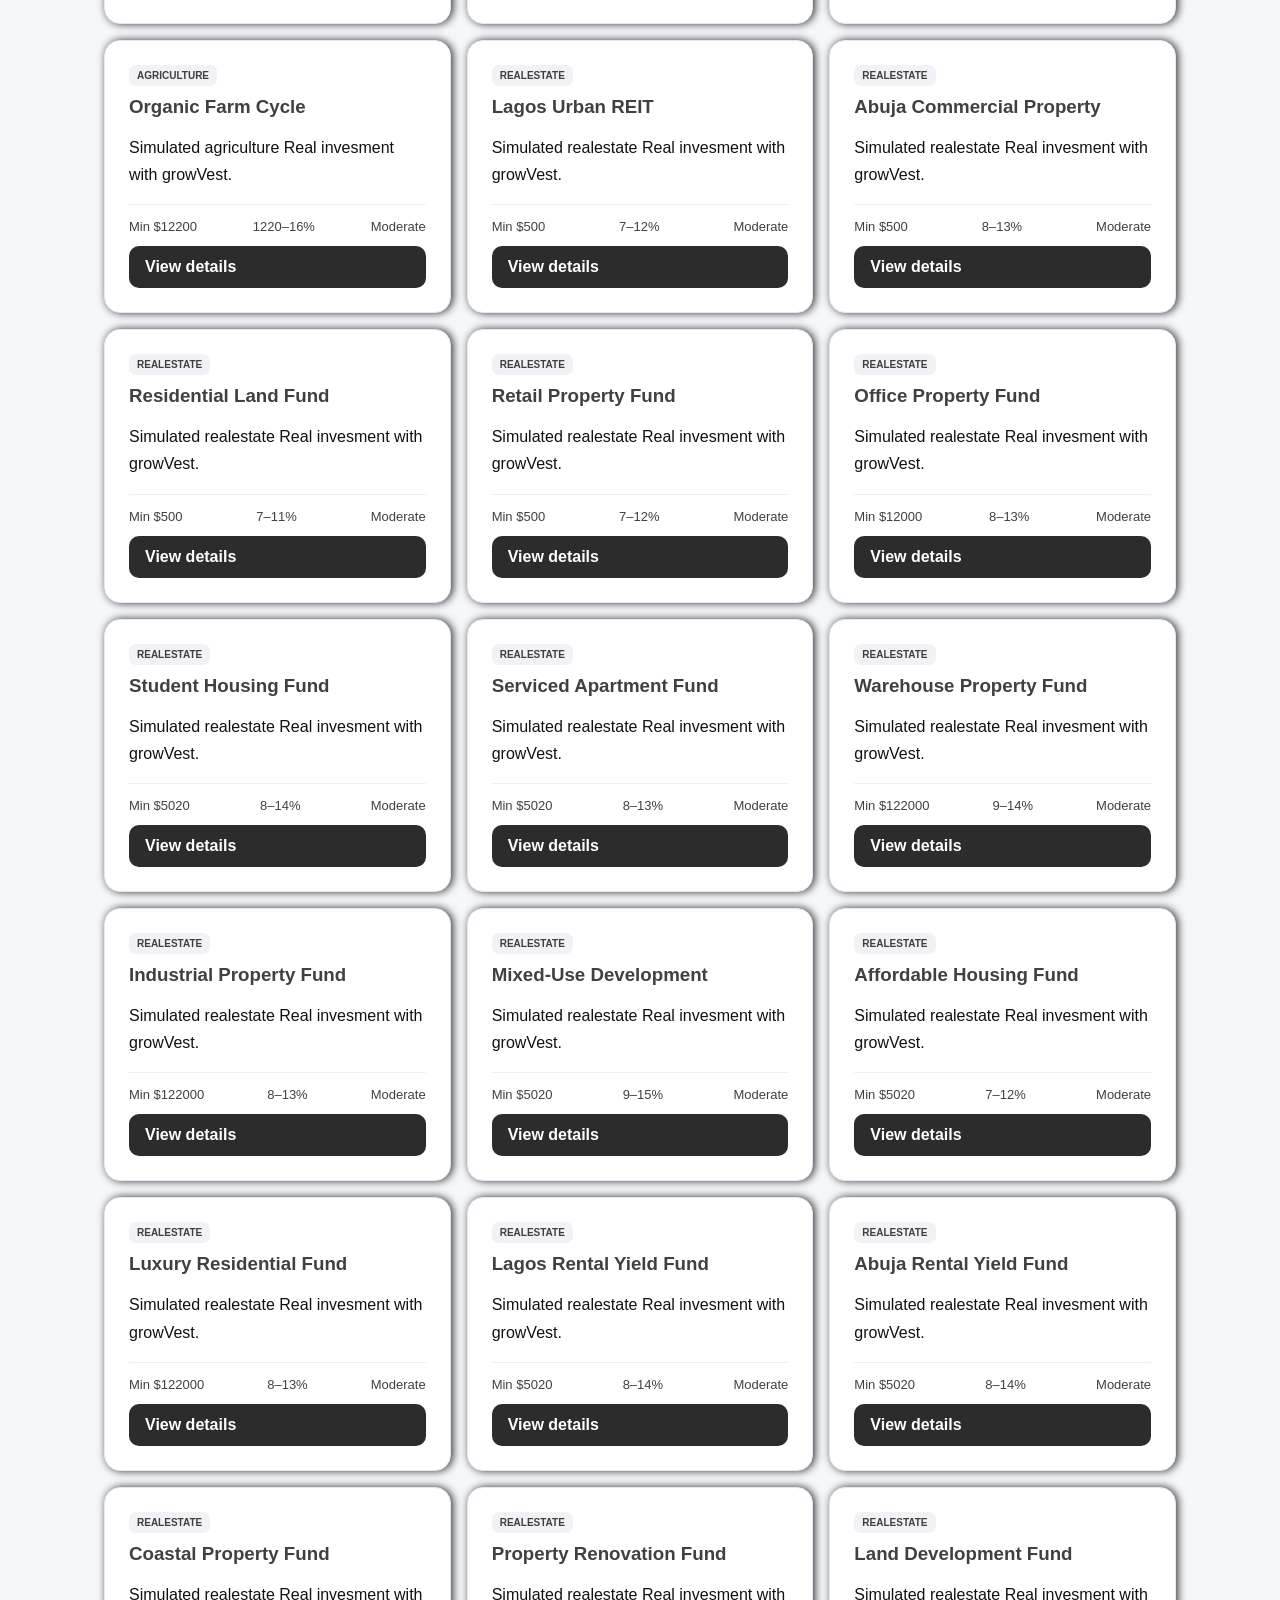
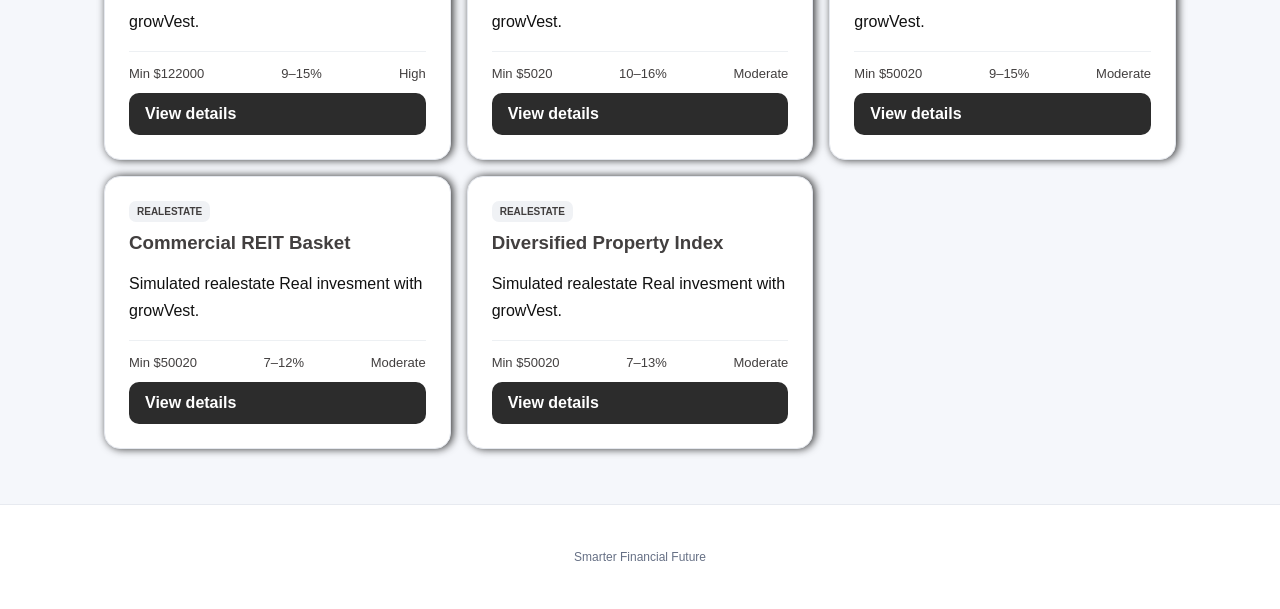
<file: GrowVest-Full-Auth-BTC-50-Products/products.html>
<!doctype html>
<html lang="en">
    <head>
        <meta charset="utf-8">
        <meta name="viewport" content="width=device-width,initial-scale=1">
        <title>Investments — GrowVest</title>
        <link rel="stylesheet" href="styles.css">
        <script src="config.js"></script>
        <script src="products.js"></script>
        <script src="common.js"></script>
    </head>
    <body>
        <header class="nav">
            <a class="brand" href="index.html"><b>G</b> GrowVest</a>
            <button class="toggle">☰</button>
            <nav class="links">
                <a href="products.html">Investments</a>
                <a href="dashboard.html">Dashboard</a>
                <a href="wallet.html">BTC Wallet</a>
                <a href="transactions.html">Transactions</a>
                <a href="kyc.html">KYC</a>
                <a href="profile.html">Profile</a>
            </nav>
            <a class="btn secondary nav-login" href="login.html">Login</a>
            <a class="btn primary nav-register" href="register.html">Register</a>
            </header><main class="container">
                <span class="eyebrow">50 OPPORTUNITIES</span>
                <h1>Investment marketplace</h1>
                <p class="muted">Grow with trust, No Risk, invest and expect your full percent return.</p>
                <div class="toolbar">
                    <input class="input" id="search" placeholder="Search products…">
                    <select class="select" id="cat">
                        <option value="all">All categories</option>
                        <option value="crypto">Crypto</option>
                        <option value="agriculture">Agriculture</option>
                        <option value="realestate">Real Estate</option>
                    </select>
                </div>
                <div id="products" class="grid grid3">

                </div>
                </main>
        <footer>Smarter Financial Future</footer>
        <script>
const params=new URLSearchParams(location.search); 
if(params.get("category")) 
cat.value=params.get("category");
 function render(){
    let q=search.value.toLowerCase(),c=cat.value;products.innerHTML=PRODUCTS.filter(p=>(c==="all"||p.category===c)&&p.name.toLowerCase().includes(q)).map(p=>`<article class="card product"><span class="tag">${p.category.toUpperCase()}</span><h3>${p.name}</h3><p class="muted">Simulated ${p.category} Real invesment with growVest.</p><div class="meta"><span>Min $${p.min}</span><span>${p.return}</span><span>${p.risk}</span></div><a class="btn primary full" href="product.html?id=${p.id}">View details</a></article>`).join("")}search.oninput=render;cat.onchange=render;render();
        </script>
</body>
</html>
</file>
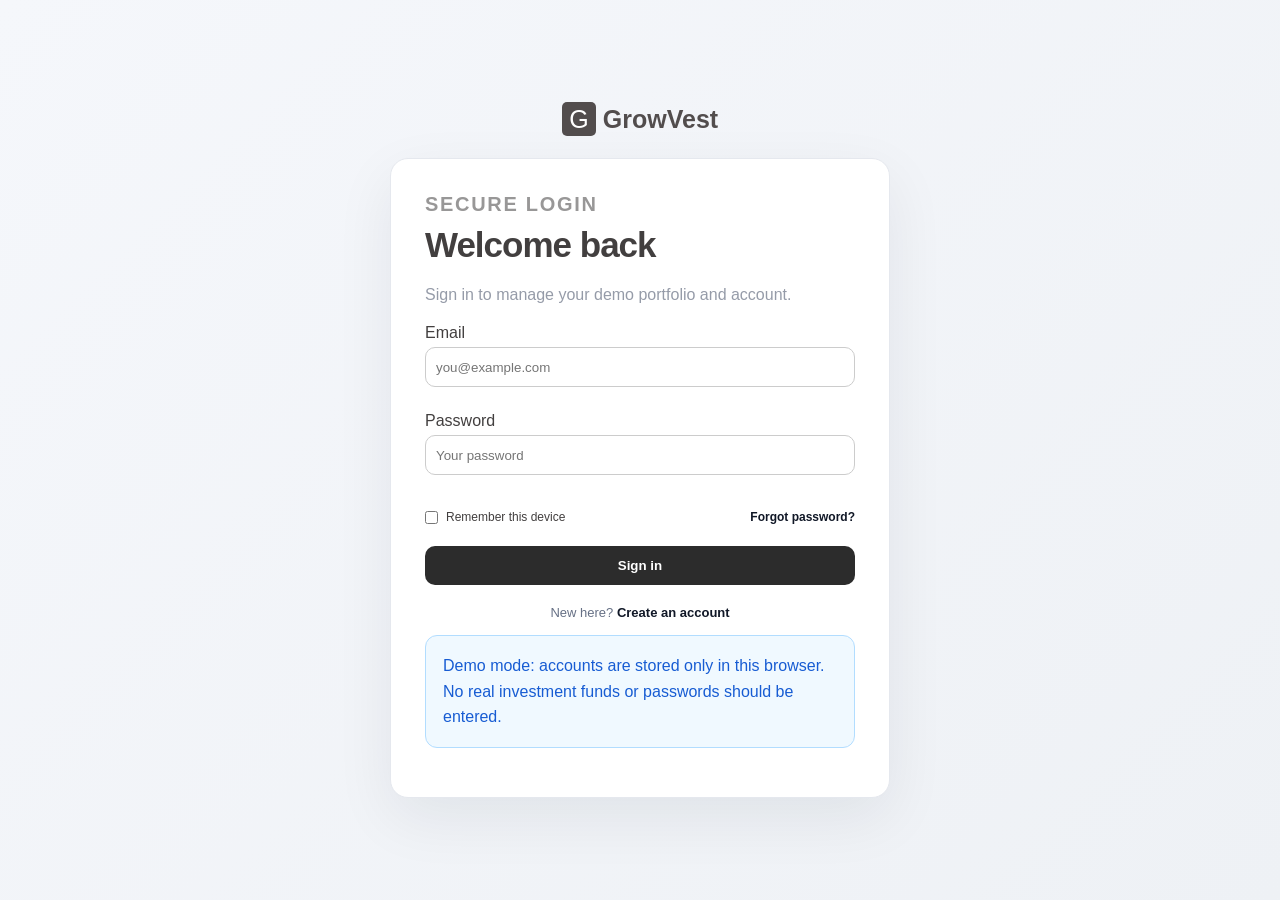
<file: GrowVest-Full-Auth-BTC-50-Products/profile.html>
<!doctype html><html><head><meta charset="utf-8"><meta name="viewport" content="width=device-width,initial-scale=1"><title>Profile — GrowVest</title><link rel="stylesheet" href="styles.css"><script src="common.js"></script><script src="auth.js"></script><script>document.addEventListener("DOMContentLoaded",requireAuth)</script></head><body><header class="nav"><a class="brand" href="index.html"><b>G</b> GrowVest</a><button class="toggle">☰</button><nav class="links"><a href="products.html">Investments</a><a href="dashboard.html">Dashboard</a><a href="wallet.html">BTC Wallet</a><a href="transactions.html">Transactions</a><a href="profile.html">Profile</a></nav><a class="btn secondary nav-login" href="logout.html">Logout</a></header><main class="container"><span class="eyebrow">ACCOUNT</span><h1>Profile & security</h1><p class="muted">Signed in as <b data-auth-name>Investor</b> · <span data-auth-email></span></p><div class="grid grid3"><form class="card" onsubmit="save(event)"><h3>Personal information</h3><label>Full name<input class="input" style="width:100%" value="Demo Investor"></label><label>Email<input class="input" style="width:100%" type="email" value="demo@growvest.test"></label><label>Risk profile<select class="select" style="width:100%"><option>Conservative</option><option selected>Moderate</option><option>Aggressive</option></select></label><button class="btn primary">Save</button></form><article class="card"><h3>Security</h3><p>Two-factor authentication <span class="status">Enabled (demo)</span></p><p>Session timeout <b>15 minutes</b></p><p>Login lockout <b>5 failed attempts</b></p></article><article class="card"><h3>Compliance</h3><p>KYC: <span class="status">Demo</span></p><p>Production systems must perform real KYC/AML and maintain audit trails.</p></article></div></main><script>function save(e){e.preventDefault();toast("Profile saved in demo.");}</script><script>document.addEventListener("DOMContentLoaded",()=>{requireAuth();updateAuthUI()})</script></body></html>
</file>
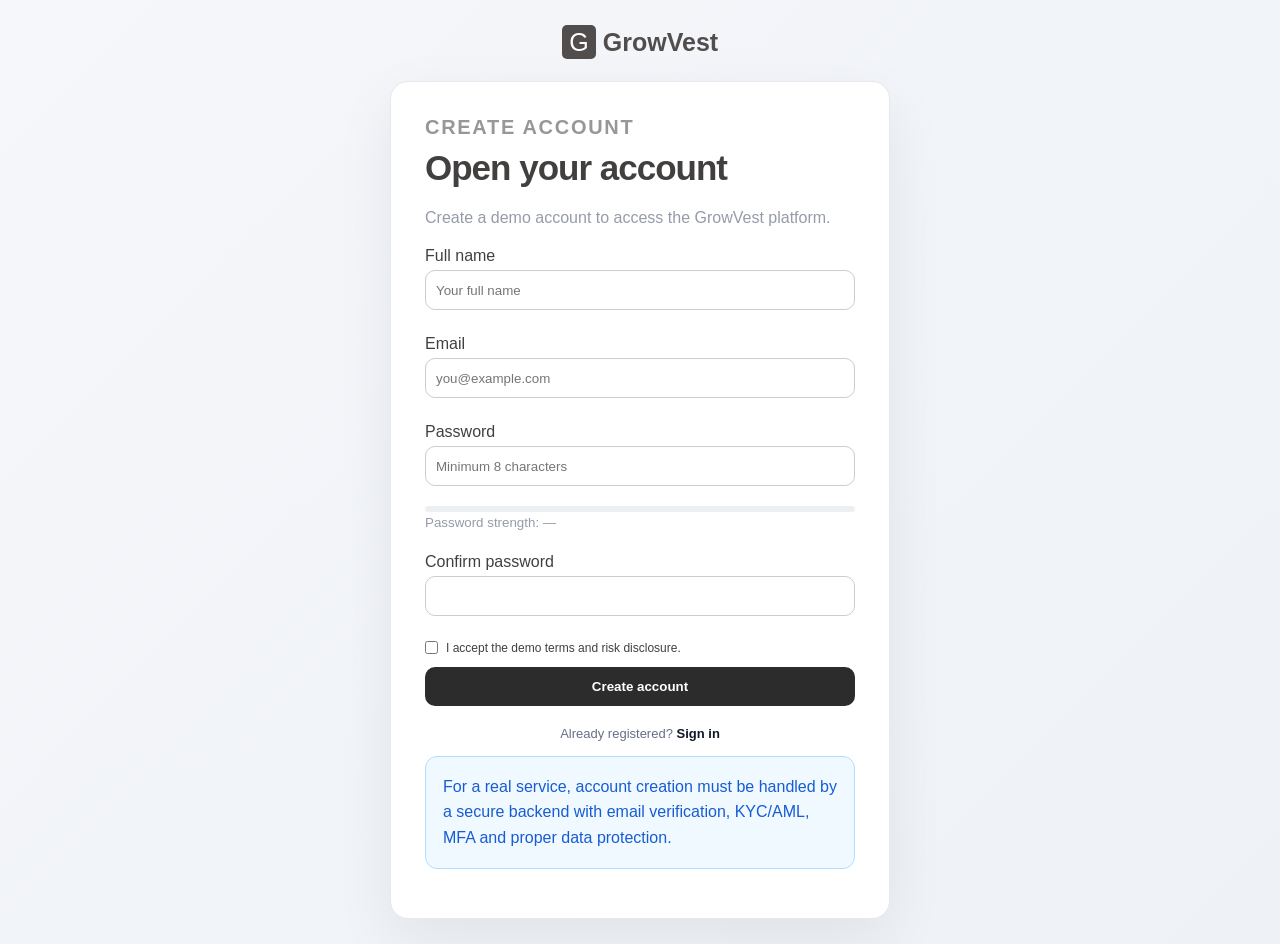
<file: GrowVest-Full-Auth-BTC-50-Products/register.html>
<!doctype html>
<html lang="en">
    <head><meta charset="utf-8"><meta name="viewport" content="width=device-width,initial-scale=1">
        <title>Register — GrowVest</title>
        <link rel="stylesheet" href="styles.css">
        <script src="auth.js"></script>
    </head>
    <body class="auth-page">
        <div class="auth-shell">
            <a class="brand auth-brand" href="index.html" style="color: #524d4d;"><span class=""><button style="background: #524d4d; border: none; color: #fff; width: 34px; height: 34px; font-size: 25px; border-radius: 5px;">G</button> GrowVest</span></a>
            <div class="auth-card">
                <span class="eyebrow">CREATE ACCOUNT</span>
                <h1>Open your account</h1>
                <p class="muted">Create a demo account to access the GrowVest platform.</p>
            <form id="registerForm" novalidate>
                <label>Full name<input id="name" autocomplete="name" required minlength="2" placeholder="Your full name"style="border: solid 1px #ccc; border-radius:10px; width:100%; padding: 0 10px; height: 40px; margin-bottom: 25px; margin-top: 5px;"></label>
                <label>Email<input id="email" type="email" autocomplete="email" required placeholder="you@example.com"style="border: solid 1px #ccc; border-radius:10px; width:100%; padding: 0 10px; height: 40px; margin-bottom: 25px; margin-top: 5px;"></label>
                <label>Password<input id="password" type="password" autocomplete="new-password" required minlength="8" placeholder="Minimum 8 characters" style="border: solid 1px #ccc; border-radius:10px; width:100%; padding: 0 10px; height: 40px; margin-bottom: 25px; margin-top: 5px;"></label>
                <div class="password-meter">
                    <span id="meter"></span>
                </div>
                <small id="strength" class="muted">Password strength: —</small> <br><br>
                <label>Confirm password<input id="confirm" type="password" autocomplete="new-password" required style="border: solid 1px #ccc; border-radius:10px; width:100%; padding: 0 10px; height: 40px; margin-bottom: 25px; margin-top: 5px;"></label>
                <label class="check"><input id="terms" type="checkbox" required> I accept the demo terms and risk disclosure.</label>
                <button id="submitBtn" class="btn primary full">Create account</button>
            </form>
                <p class="auth-switch">Already registered? <a href="login.html">Sign in</a></p>
                <div class="notice">For a real service, account creation must be handled by a secure backend with email verification, KYC/AML, MFA and proper data protection.</div>
            </div>
        </div>


<script>
password.addEventListener("input",()=>{
 const s=passwordScore(password.value), names=["Very weak","Weak","Fair","Good","Strong","Very strong"];
 meter.style.width=(s/5*100)+"%"; strength.textContent="Password strength: "+names[s];
});
registerForm.addEventListener("submit",async e=>{
 e.preventDefault();
 const n=name.value.trim(),em=email.value.trim().toLowerCase(),pw=password.value;
 if(n.length<2)return toast("Enter your full name.");
 if(!validEmail(em))return toast("Enter a valid email address.");
 if(passwordScore(pw)<4)return toast("Use 8+ characters with upper/lowercase, number and symbol.");
 if(pw!==confirm.value)return toast("Passwords do not match.");
 if(!terms.checked)return toast("Accept the demo terms to continue.");
 const list=users();
 if(list.some(x=>x.email===em))return toast("An account with this email already exists.");
 submitBtn.disabled=true;submitBtn.textContent="Creating account…";
 const u={id:(crypto.randomUUID?crypto.randomUUID():String(Date.now())),name:n,email:em,passwordHash:await hashPassword(pw),createdAt:new Date().toISOString(),verified:false};
 list.push(u);saveUsers(list);
 setAuth({id:u.id,name:u.name,email:u.email,loginAt:new Date().toISOString(),remember:true});
 toast("Account created.");
 setTimeout(()=>location.href="dashboard.html",500);
});
</script>
</body>
</html>
</file>
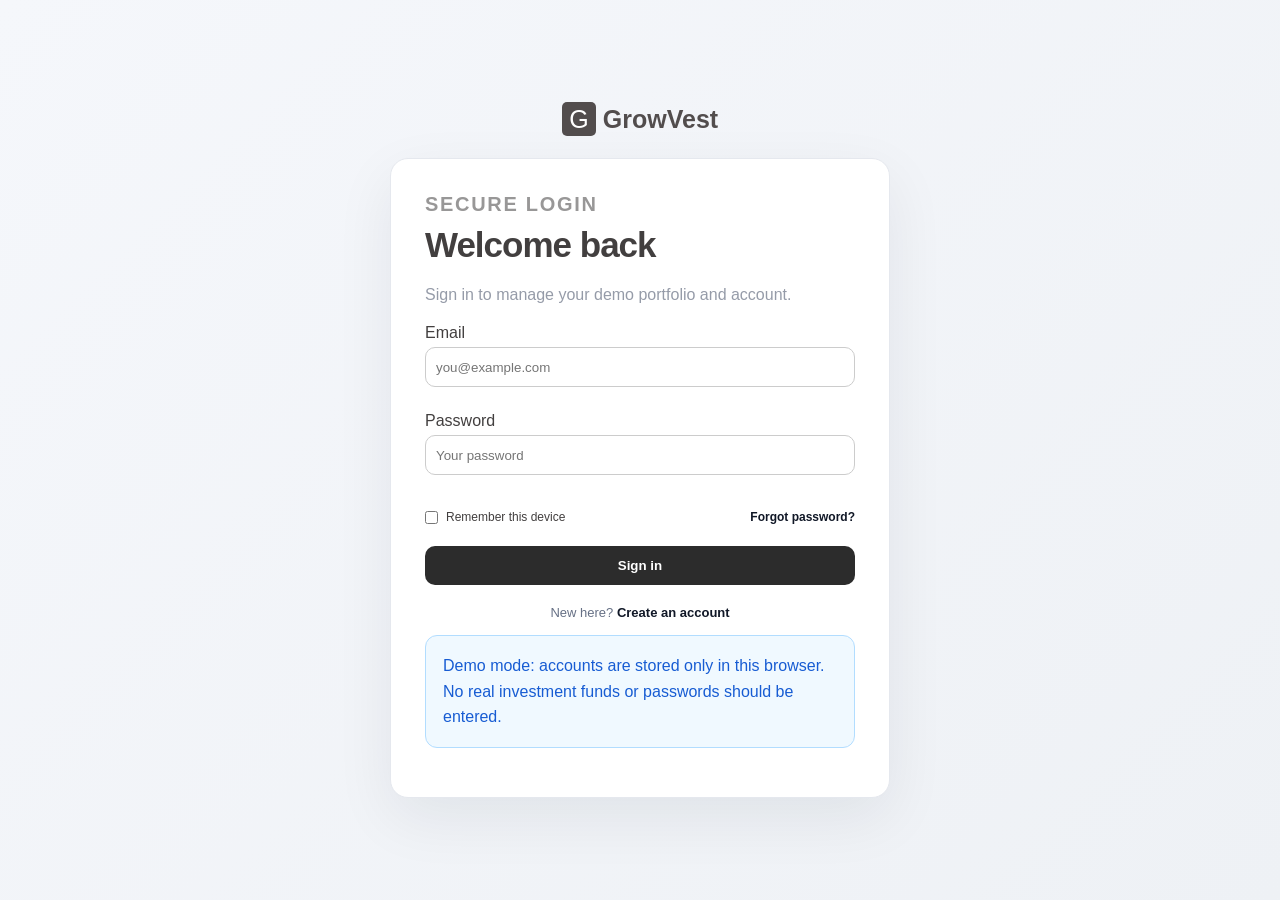
<file: GrowVest-Full-Auth-BTC-50-Products/transactions.html>
<!doctype html><html><head><meta charset="utf-8"><meta name="viewport" content="width=device-width,initial-scale=1"><title>Transactions — GrowVest</title><link rel="stylesheet" href="styles.css"><script src="config.js"></script><script src="common.js"></script><script src="auth.js"></script><script>document.addEventListener("DOMContentLoaded",requireAuth)</script></head><body><header class="nav"><a class="brand" href="index.html"><b>G</b> GrowVest</a><button class="toggle">☰</button><nav class="links"><a href="products.html">Investments</a><a href="dashboard.html">Dashboard</a><a href="wallet.html">BTC Wallet</a><a href="transactions.html">Transactions</a><a href="profile.html">Profile</a></nav><a class="btn secondary nav-login" href="logout.html">Logout</a></header><main class="container"><span class="eyebrow">LEDGER</span><h1>Transactions</h1><div class="card tablewrap"><table class="table"><thead><tr><th>Date</th><th>Type</th><th>Product</th><th>BTC</th><th>Status</th></tr></thead><tbody id="rows"></tbody></table></div></main><script>rows.innerHTML=getState().transactions.map(x=>`<tr><td>${new Date(x.date).toLocaleString()}</td><td>${x.type}</td><td>${x.product}</td><td>${Number(x.btc||0).toFixed(8)}</td><td><span class="status ${x.status.includes("Pending")||x.status.includes("Awaiting")?"pending":""}">${x.status}</span></td></tr>`).join("")||"<tr><td colspan=5>No transactions.</td></tr>";</script></body></html>
</file>
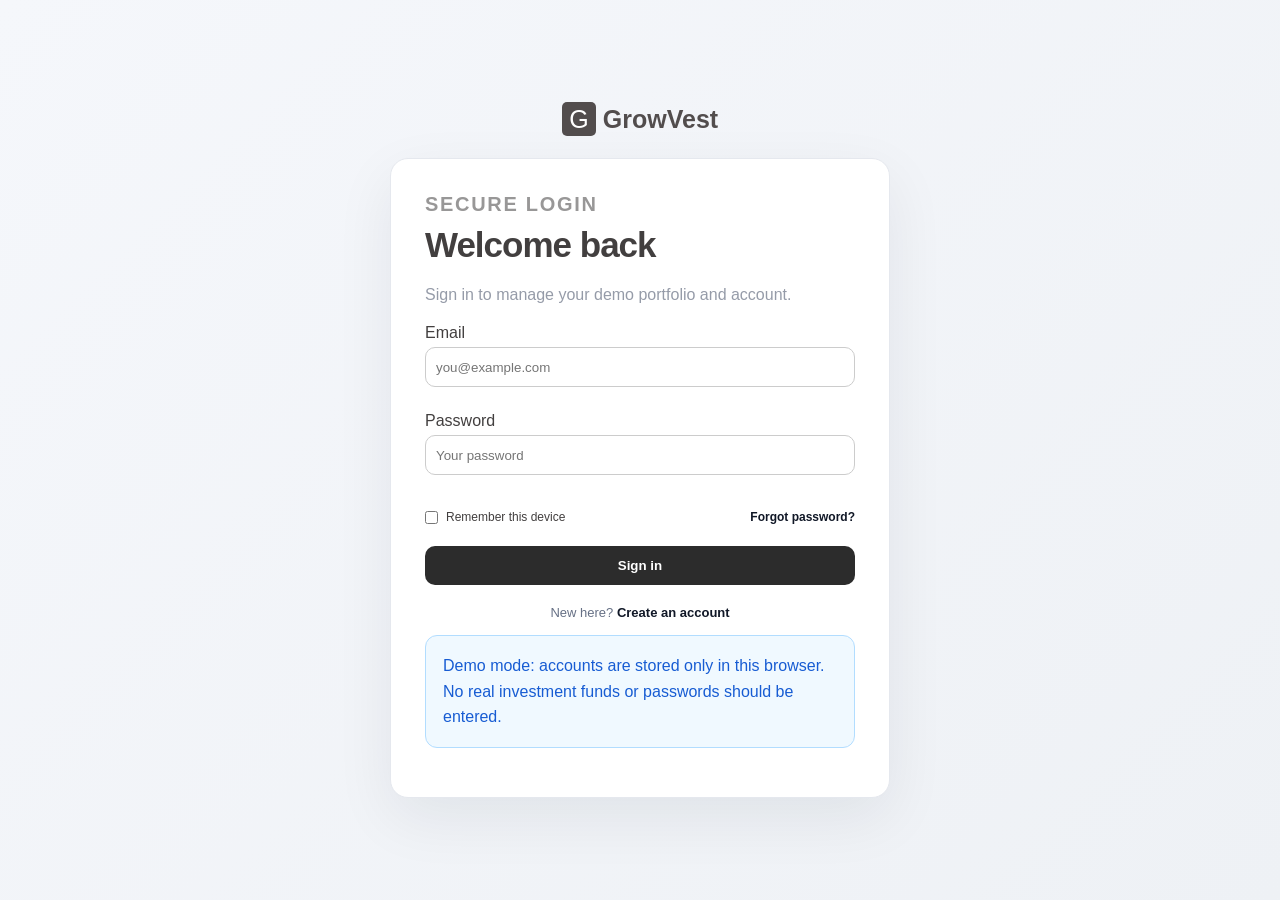
<file: GrowVest-Full-Auth-BTC-50-Products/wallet.html>
<!doctype html><html><head><meta charset="utf-8"><meta name="viewport" content="width=device-width,initial-scale=1"><title>BTC Wallet — GrowVest</title><link rel="stylesheet" href="styles.css"><script src="config.js"></script><script src="common.js"></script><script src="auth.js"></script><script>document.addEventListener("DOMContentLoaded",requireAuth)</script></head><body><header class="nav"><a class="brand" href="index.html"><b>G</b> GrowVest</a><button class="toggle">☰</button><nav class="links"><a href="products.html">Investments</a><a href="dashboard.html">Dashboard</a><a href="wallet.html">BTC Wallet</a><a href="transactions.html">Transactions</a><a href="kyc.html">KYC</a></nav><a class="btn secondary nav-login" href="logout.html">Logout</a></header><main class="container"><span class="eyebrow">PAYMENT METHOD</span><h1>Bitcoin wallet</h1><div class="grid grid3"><article class="card"><h3>BTC balance</h3><strong id="balance" style="font-size:35px">0 BTC</strong><p class="muted">Demo balance only.</p></article><article class="card"><h3>Deposit Bitcoin</h3><div class="qr"></div><div class="btc" id="addr"></div><p class="muted">Send only BTC on the Bitcoin network. A production backend must verify confirmations before crediting an account.</p><button class="btn secondary full" onclick="copy()">Copy BTC address</button></article><article class="card"><h3>Payment confirmation</h3><p id="request" class="muted">No payment request selected.</p><label>BTC transaction ID<input id="txid" class="input" style="width:100%" placeholder="Enter demo tx ID"></label><button class="btn primary full" onclick="confirmPayment()">Submit payment proof</button></article></div><div class="card" style="margin-top:18px"><div class="notice">BTC-only mode is enabled. No card, bank transfer, USDT, ETH or other payment method is presented.</div><h3>Production requirements</h3><p class="muted">Use a secure custody/payment provider or self-hosted wallet service. Never put private keys in frontend JavaScript.</p></div></main><script>
addr.textContent=GROWVEST_CONFIG.btcAddress;balance.textContent=moneyBTC(getState().btcBalance);let q=new URLSearchParams(location.search),amt=q.get("amount"),prod=q.get("product");if(amt)request.textContent=`Payment requested: ${Number(amt).toFixed(8)} BTC for ${prod||"investment"}`;
function copy(){navigator.clipboard?.writeText(GROWVEST_CONFIG.btcAddress);toast("BTC address copied.")}
function confirmPayment(){let t=txid.value.trim();if(!t)return toast("Enter a transaction ID.");let s=getState();s.transactions.unshift({date:new Date().toISOString(),type:"BTC payment proof",product:prod||"Wallet deposit",btc:Number(amt||0),txid:t,status:"Pending verification"});saveState(s);toast("BTC payment submitted for verification.");}
</script></body></html>
</file>
<file: GrowVest-Full-Auth-BTC-50-Products/styles.css>
*{
    box-sizing:border-box;
    font-family:'Gill Sans', 'Gill Sans MT', Calibri, 'Trebuchet MS', sans-serif
}
body{
    margin:0;
    background:#f5f7fb;
    color:#2c2929e5;
}
a{
    text-decoration:none;color:inherit
}
.nav{
    height:70px;
    background: #747474;
    border-bottom:1px solid #e6e9ef;
    display:flex;
    align-items:center;
    padding:0 5%;
    gap:50px;
    position:sticky;
    top:0;
    z-index:20
}

/* sidebar*/
.sidebar{
    display: none;
    flex-direction: column;
    background: #747474;
    padding: 20px;
    position: fixed;
    top: 0;
    left: 0;
    width: 250px;
    height: 100vh;

}

.side-btn button{
    display: none;
    cursor: pointer;
    border: none;
    font-size: 15px;
    padding: 5px 8px;
    margin-left: 10px;
    border-radius: 5px;
}

.sidebar button {
    background: none;
    border: none;
    font-size: 25px;
    margin-left: 160px;
    &:hover{
        color: #fff;
    }
}

.sidebar a{
    padding: 8px;
    margin: 5px;
    background: rgba(202, 202, 202, 0.877);
    border-radius: 5px;
    &:hover{
        background: #dfdfdf;
    }
}

.sidebar .nav-register:hover{
    background: slategray;
}








.brand{
    font-weight:900;
    font-size:25px;
    display:flex;
    gap:9px;
    align-items:center
}
.brand{
    color: #ffffff;
}
.brand b{
    background:white;
    color:#747474;;
    width:34px;
    height:34px;
    border-radius:9px;
    display:grid;
    place-items:center}

.links{
    display:flex;
    gap:20px;
    flex:1}

.links a{
        font-weight:500;
        font-size:16px;
        color:#292525;;
    }
    
.links a:hover{
        color:#aaacad;
    }
.user{
    background:#111827;
    color:#fff;
    border:0;
    border-radius:50%;
    width:38px;
    height:38px
}
.toggle{
    display:none}

.container{
    max-width:1200px;
    margin:auto;
    padding:55px 5%
}

.hero{display:grid;
    grid-template-columns:1.4fr .6fr;
    gap:35px;
    align-items:center;
    padding:45px 0}

.hero h1{
    font-size:clamp(40px,6vw,70px);
    line-height:1;
    letter-spacing:-2px;
    margin:12px 0}

.hero p,.muted{
    color:#5f687ca9;
    line-height:1.7}

.hero-copy .small-title{
    font-size:30px;
    margin-bottom: 30px;
    font-weight:900;
    color:#777b83
}

.eyebrow{
    font-size: 20px;
    font-weight: 800;
    letter-spacing:1.7px;
    font-weight:900;
    color:#33323281;;
}

.card{
    background:#fff;
    border:1px solid #e5e8ee;
    border-radius:16px;
    padding:24px;
    box-shadow:0 8px 30px #10182808
}
.btn{
    border:0;
    border-radius:10px;
    padding:12px 16px;
    font-weight:800;
    cursor:pointer;
    display:inline-block
}

/*jajy*/
.primary{
    background:#2c2c2c;
    color:#fff
}
.secondary{
    background:#fff;
    border:none;
}

.nav-register{

    background:none ;
    border: solid 1px #fff;
}

.nav-register:hover{
    background: #fff;
    color: #2c2c2c;
}



.nav-login:hover{
    border: solid 1px #ffffff;
    background: none;
    color: #ffffff;
}
.danger{
    background:#fff1f2;
    color:#b42318
}
.full{
    width:100%;
    margin-top:12px
}
.grid{
    display:grid;
    gap:16px;
    
}
.grid3{
    grid-template-columns:repeat(3,1fr)
}
.grid4{
    grid-template-columns:repeat(4,1fr)
}
.stats .card strong{font-size:26px;
    display:block;
    margin-top:8px
}
.toolbar{display:flex;
    gap:10px;
    flex-wrap:wrap;
    margin:25px 0
}
.input,.select{
    padding:11px 13px;
    border:1px solid #dce1e8;
    border-radius:9px;
    background:#fff;
}
.input{
    min-width:240px;
}

.product{
    box-shadow: 2px 0 8px rgb(0, 0, 0, .8);
    transition: all ease 0.4s;
    background: #fff;
}

.product h3{
    margin:10px 0;
}

.product p{
    color: #111;
}
.tag{display:inline-block;
    padding:5px 8px;
    border-radius:7px;
    background:#f0f2f5;
    font-size:10px;
    font-weight:900
}

.meta{
    display:flex;
    justify-content:space-between;
    border-top:1px solid #edf0f3;
    padding-top:14px;
    margin-top:16px;
    font-size:13px
}
.btc{
    background:#fff7e8;
    border:1px solid #fedf89;
    border-radius:12px;
    padding:16px;
    word-break:break-all;
    font-weight:800
}
.qr{
    width:150px;
    height:150px;
    background:repeating-linear-gradient(45deg,#111 0 4px,#fff 4px 8px);
    margin:15px auto}
.status{
        padding:5px 9px;
        border-radius:20px;
        font-size:11px;
        font-weight:800;
        background:#ecfdf3;
        color:#027a48}


.pending{
    background:#fffaeb;
    color:#b54708
}
.table{
    width:100%;
    border-collapse:collapse
}
.table th,.table td{
    text-align:left;
    padding:14px;
    border-bottom:1px solid #edf0f3;
    font-size:13px
}
.tablewrap{
    overflow:auto
}
.modal{
    display:none;
    position:fixed;
    inset:0;
    background:#10182888;
    place-items:center;
    z-index:50;
    padding:20px
}
.modal.show{
    display:grid
}
.modalbox{
    background:#fff;
    border-radius:16px;
    padding:28px;
    max-width:520px;
    width:100%;
    position:relative
}
.close{
    position:absolute;
    right:15px;
    top:10px;
    border:0;
    background:none;
    font-size:26px
}
.notice{
    padding:14px;
    border-radius:10px;
    background:#f0f9ff;
    color:#175cd3;
    margin:15px 0
}

footer{
    text-align:center;
    color:#667085;
    font-size:12px;
    padding:45px 20px
}

@media(max-width:800px){

.sidebar{
    display: flex;
}
.nav{
    justify-content: space-between;
    padding:0 5%
}
    

.links{
    display:none;

}


.hero{
    grid-template-columns:1fr
}

.grid3,.grid4{
    grid-template-columns:1fr 1fr
}
}

@media(max-width:500px){
.grid3,.grid4{
    grid-template-columns:1fr
}
.container{
    padding-top:35px
}
.input{
    min-width:100%;
    width:100%
}}
/* Home page */
.home-hero{
    background:linear-gradient(180deg,#fff 0,#f5f7fb 100%);
    border-bottom:1px solid #e7eaf0;
}
.hero-inner{
        display:grid;
        grid-template-columns:1.2fr .8fr;
        gap:50px;
        align-items:center;
        padding-top:85px;
        padding-bottom:85px;
    }
.hero-copy h1{
    font-size:clamp(42px,6vw,76px);
    line-height:.98;
    letter-spacing:-3px;
    margin:13px 0 22px;max-width:800px
}
.hero-copy p{
        font-size:17px;max-width:720px
    }
.hero-actions{
        display:flex;
        gap:10px;
        flex-wrap:wrap;
        margin:25px 0;
    }
    .hero-note{
        font-size:12px!important;
        color:#667085;
    }
        
    .hero-visual{
            min-height:390px;
            padding:30px;
            background:linear-gradient(145deg,#fff,#f1f3f6)
        }
    .mini-head{
        display:flex;
        justify-content:space-between;
        color:#667085;
    }

    .hero-number{
        font-size:48px;
        display:block;
        margin-top:50px;
    }
    .bars{
        height:110px;
        display:flex;
        align-items:end;
        gap:9px;
        margin:25px 0;
    }
    
    .bars i{
        display:block;flex:1;
        background:#111827;
        border-radius:5px}
    .bars i:nth-child(1){height:35%}
    .bars i:nth-child(2){height:48%}
    .bars i:nth-child(3){height:43%}
    .bars i:nth-child(4){height:67%}
    .bars i:nth-child(5){height:58%}
    .bars i:nth-child(6){height:82%}
    .bars i:nth-child(7){height:94%}

    .mini-grid{
        display:grid;
        grid-template-columns:1fr 1fr;
        gap:10px;
    }
    
    .mini-grid div{
        padding:12px;
        background:#f7f8fa;
        border-radius:9px
    }
    
    .mini-grid span{
        display:block;
        color:#667085;
        font-size:11px
    }

.mini-grid b{
    font-size:12px
}
.trust-strip{
    display:grid;
    grid-template-columns:repeat(4,1fr);
    gap:1px;
    background:#dfe3e8;
    border:1px solid #dfe3e8;
    margin-top:0;
}

.trust-strip div{
    background:#fff;
    padding:24px
}
.trust-strip strong{
    display:block;
    font-size:25px
}

.trust-strip span{
    font-size:12px;
    color:#667085;
}

.content-section{
    padding-top:85px;
    padding-bottom:45px;
}
.section-heading{
    max-width:760px;
    margin-bottom:30px;
}
.section-heading h2{
    font-size:42px;
    letter-spacing:-1.5px;
    margin:8px 0 12px
}

.section-heading p{
    color:#667085;
    line-height:1.7
}

.info-card{
    min-height:210px
}
.icon{
    font-size:12px;
    font-weight:900;
    color:#667085;
}
.info-card h3{
    font-size:21px}
.info-card p,.asset-card p,.feature p,.steps p{
    color:#667085;
    line-height:1.65}
.dark-section{
    background:#111827;
    color:#fff}
.light p{
    color:#aab3c2
}
.feature{
    padding:25px;
    border:1px solid #30394a;
    border-radius:14px;
}
.feature>b{
    font-size:12px;
    color:#aab3c2;
}
.feature h3{
    margin-bottom:8px
}
.feature p{
    color:#aab3c2}
.steps{
    display:grid;
    gap:0;
    max-width:850px;
}
.steps article{
    display:grid;
    grid-template-columns:45px 1fr;
    gap:18px;
    padding:22px 0;
    border-bottom:1px solid #e6e9ef
}
.steps article>span{
    width:36px;
    height:36px;
    border-radius:50%;
    background:#111827;
    color:#fff;
    display:grid;
    place-items:center;font-weight:900;
}

.steps h3{margin:0 0 6px}

.steps p{
    margin:0}
.asset-card{
    padding:30px;
    border-radius:16px;
    border:1px solid #e4e8ee;
    background:#fff}
.asset-card>span{
    font-size:10px;
    font-weight:900;
    letter-spacing:1px
}
.asset-card h3{
    font-size:25px
}
.asset-card a{
    font-weight:800;
    font-size:13px
}
.asset-card.crypto{
    border-top:4px solid #111827
}
.asset-card.agriculture{
    border-top:4px solid #667085
}
.asset-card.realestate{
    border-top:4px solid #c4cad4}
.btc-banner{
    display:flex;
    align-items:center;
    justify-content:space-between;
    gap:25px;
    background:#fff7e8;
    border-color:#fedf89
}
.btc-banner p{
    color:#667085;
    max-width:700px
}

.faq-grid{
    display:grid;
    grid-template-columns:1fr 1fr;
    gap:12px;
}

.faq-grid details{
    background:#fff;
    border:1px solid #e5e8ee;
    border-radius:12px;
    padding:18px;
}
.faq-grid summary{
    font-weight:800;
    cursor:pointer;
}
.faq-grid p{
    color:#667085;
    line-height:1.65
}
.contact-section{
    background:#111827;
    color:#fff;
    margin-top:50px
}
.contact-grid{
    display:grid;
    grid-template-columns:1.1fr .9fr;
    gap:35px
}
.contact-form{
    color:#172033
}
.contact-form label{
    display:block;
    font-size:13px;
    font-weight:800;
    margin:13px 0
}
.contact-form input,.contact-form select,.contact-form textarea{
    display:block;
    width:100%;
    margin-top:7px;
    padding:12px;
    border:1px solid #dce1e8;
    border-radius:9px;font:inherit}
.contact-details>div{
    padding:20px 0;
    border-bottom:1px solid #30394a;
}

.contact-details span{
    font-size:10px;
    font-weight:900;
    letter-spacing:1.5px;
    color:#aab3c2}
.contact-details p{color:#aab3c2;
    line-height:1.6
}
.legal-section{
    padding-top:30px}
.notice{
    background:#f0f9ff;
    color:#175cd3;
    border:1px solid #b2ddff;
    padding:17px;
    border-radius:12px;
    line-height:1.6
}

footer{
    background:#fff;
    border-top:1px solid #e7eaf0
}
footer .container{
    padding-top:45px;
    padding-bottom:25px;
}
.footer-grid{
    display:grid;
    grid-template-columns:2fr 1fr 1fr 1fr;
    gap:30px;
}
.footer-grid>div{
    display:flex;
    flex-direction:column;
    gap:9px
}
.footer-grid .brand{
    margin-bottom:5px;
}
.footer-grid p,.footer-grid a{
    font-size:12px;
    color:#667085
}
.footer-grid strong{
    font-size:12px;
    margin-bottom:4px}

@media(max-width:800px){
.side-btn button{
    display: block;

}
.hero-inner,.contact-grid{
    grid-template-columns:1fr}
.trust-strip{
    grid-template-columns:1fr 1fr}
.faq-grid{
    grid-template-columns:1fr}
.footer-grid{
    grid-template-columns:1fr 1fr}
.btc-banner{
    display:block}
.hero-copy h1{
    letter-spacing:-2px}

.grid {
    grid-template-columns: 1fr;
}
    }
        
@media(max-width:500px){
.trust-strip{grid-template-columns:1fr}
.footer-grid{grid-template-columns:1fr}
        }

/* Authentication */
.auth-page{
    min-height:100vh;
    background:linear-gradient(135deg,#f5f7fb,#eef1f5);
    display:grid;
    place-items:center;
    padding:25px
}
.auth-shell{
    width:100%;
    max-width:500px
}
.auth-brand{
    justify-content:center;
    margin-bottom:22px
}
.auth-card{
    background:#fff;
    border:1px solid #e5e8ee;
    border-radius:18px;
    padding:34px;
    box-shadow:0 20px 60px #10182812
}
.auth-card h1{
    font-size:35px;
    letter-spacing:-1px;
    margin:9px 0;
}
.auth-row{
    display:flex;
    justify-content:space-between;
    align-items:center;
    font-size:12px;
    margin:10px 0
}
.auth-row a,.auth-switch a{
    font-weight:800;
    color:#111827
}
.check{
    display:flex!important;
    align-items:center;
    gap:8px;
    font-size:12px!important
}
.check input{
    width:auto!important;
    margin:0!important
}
.auth-switch{
    text-align:center;
    color:#667085;
    font-size:13px;
    margin:20px 0 0
}

.password-meter{
    height:6px;
    background:#edf0f3;
    border-radius:9px;
    overflow:hidden;
    margin-top:-5px
}
.password-meter span{
    display:block;
    height:100%;
    width:0;
    background:#111827;
    transition:width .2s;
}
.nav-login,.nav-register{
    font-size:12px;
    padding:9px 12px
}
.nav-login{
    margin-left:auto
}
</file>
